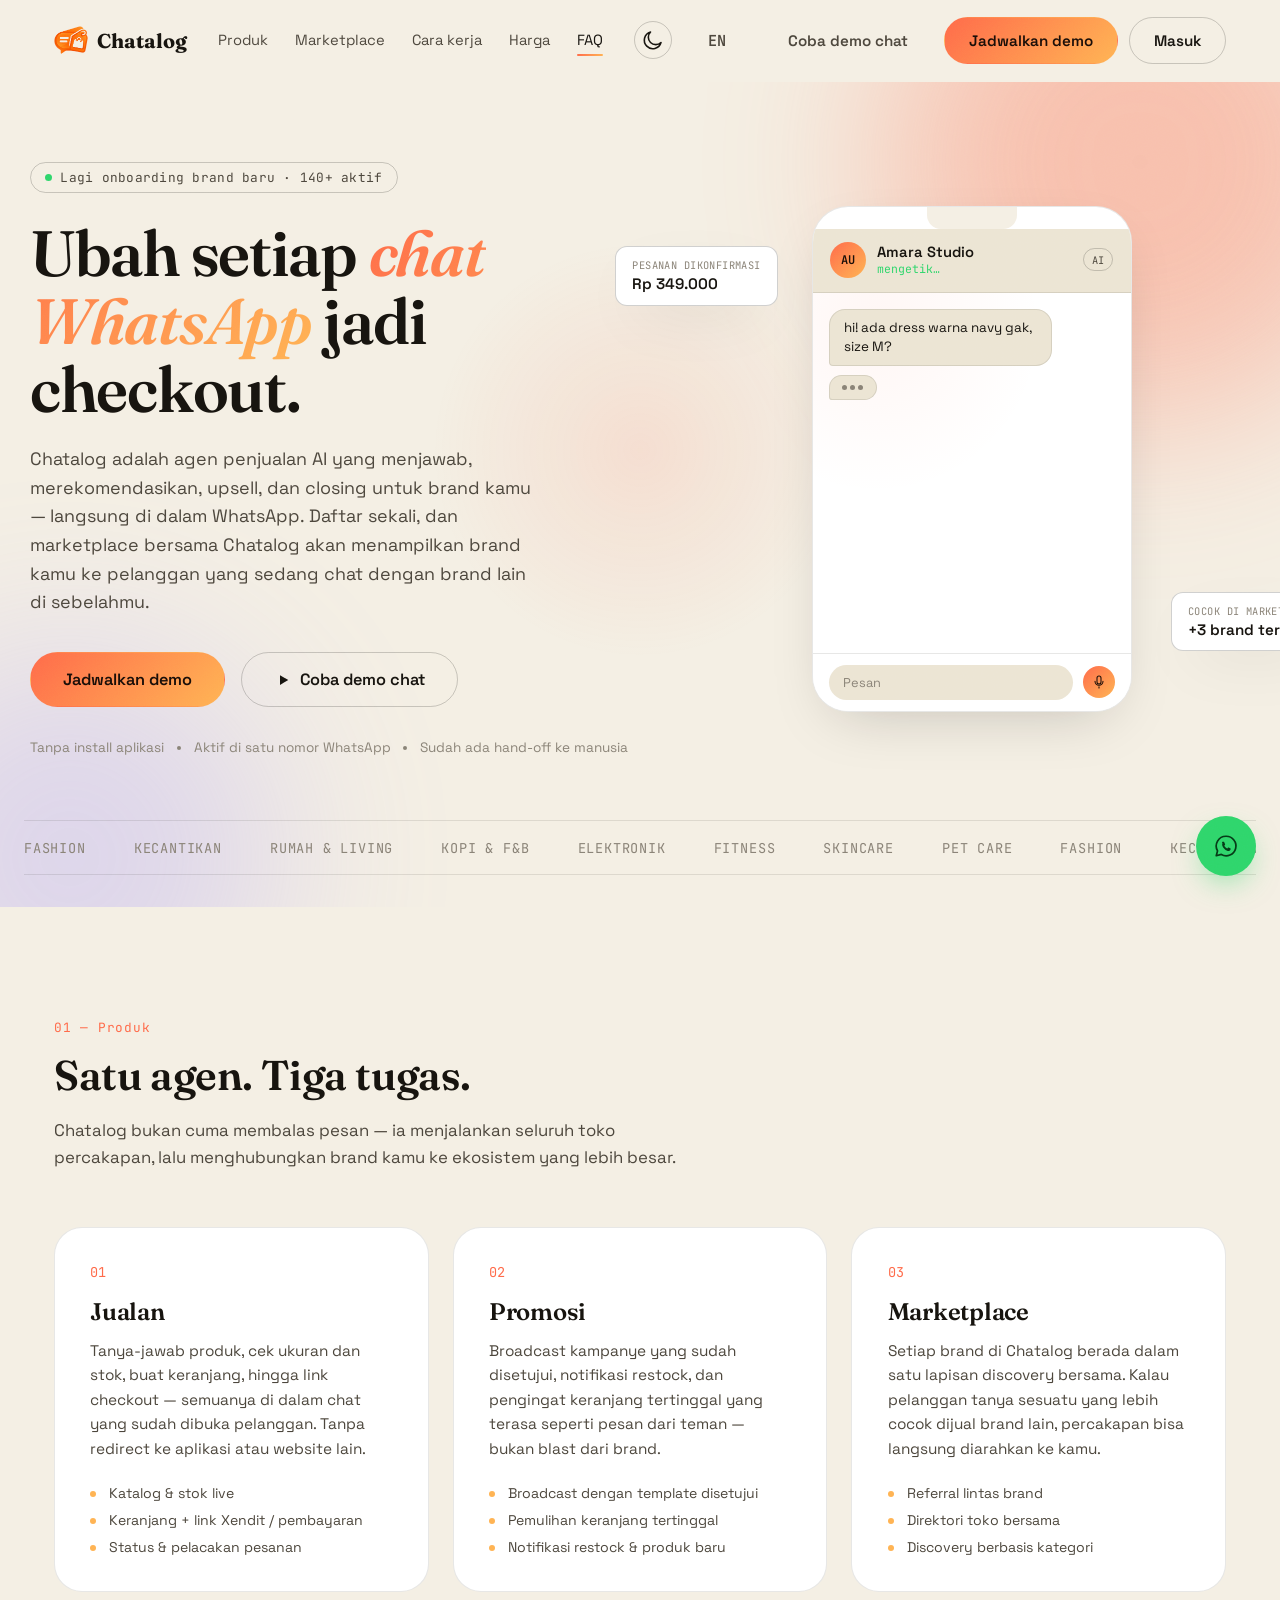
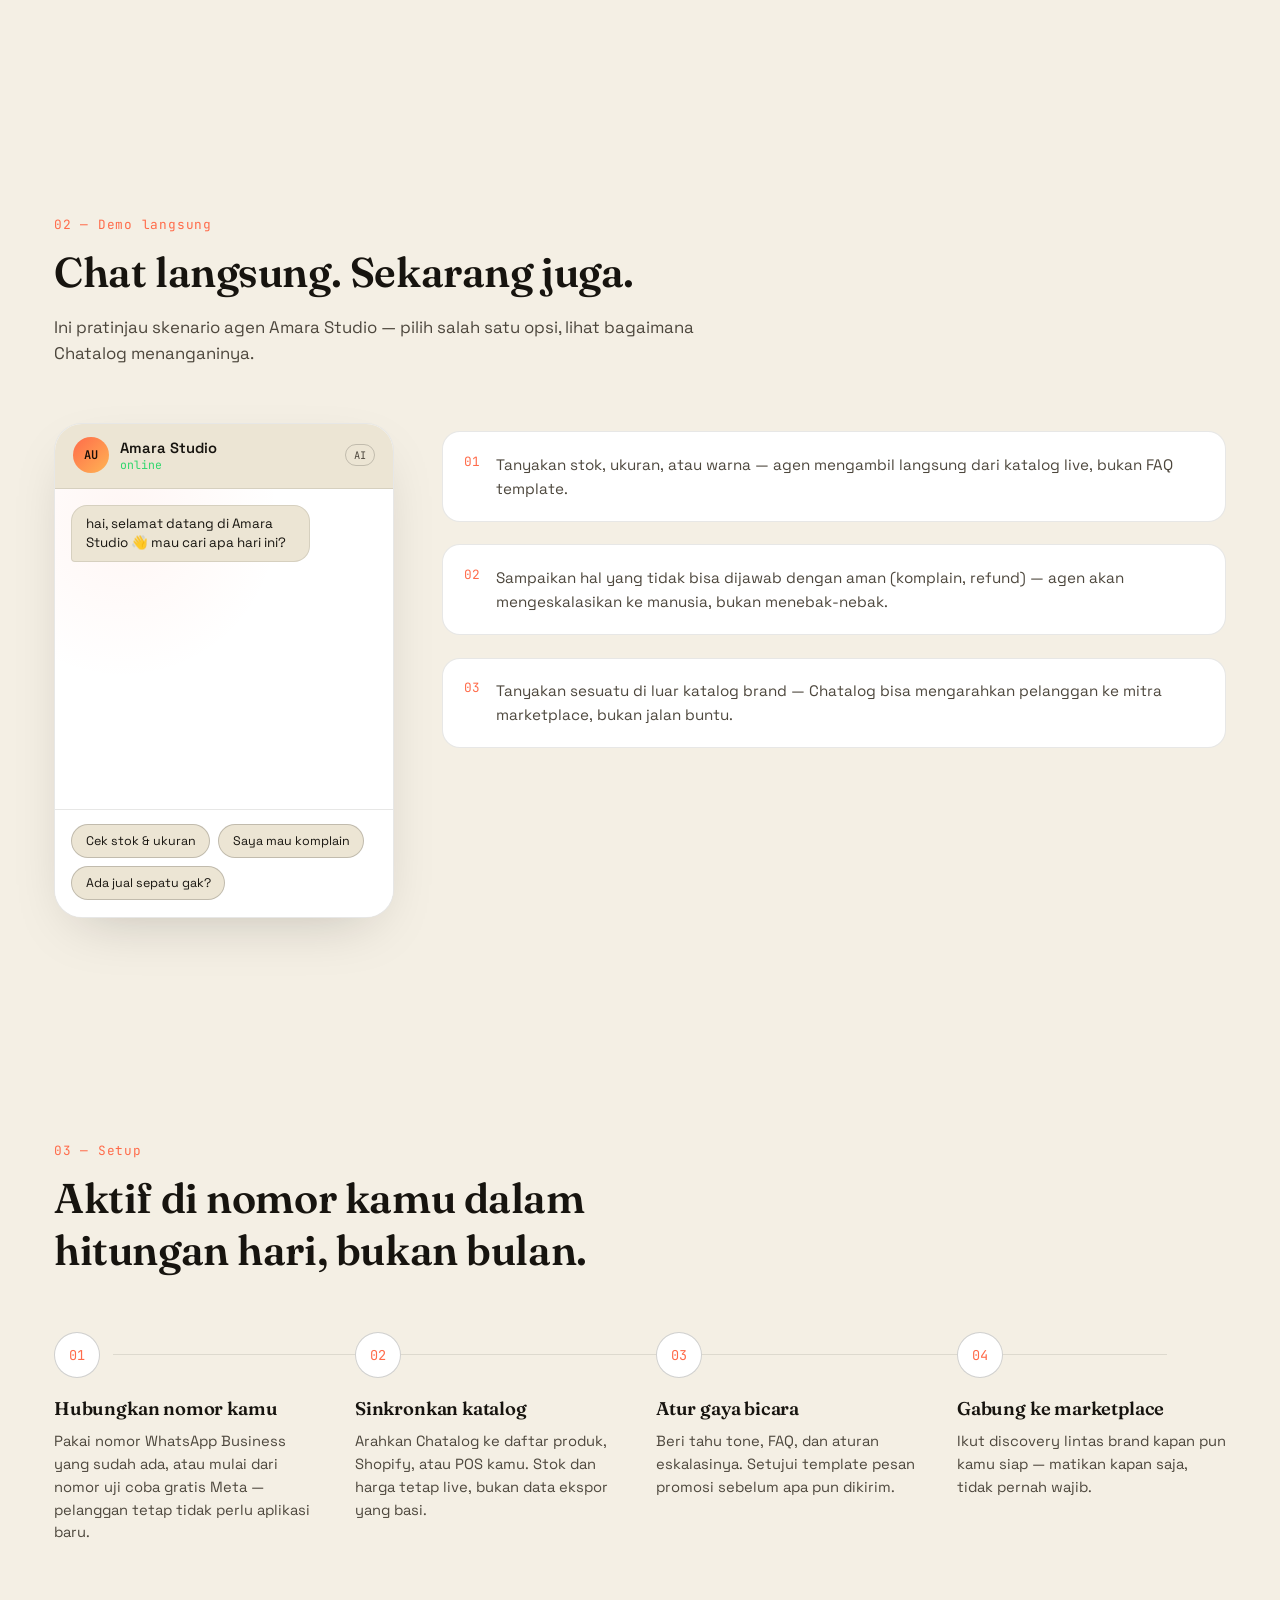
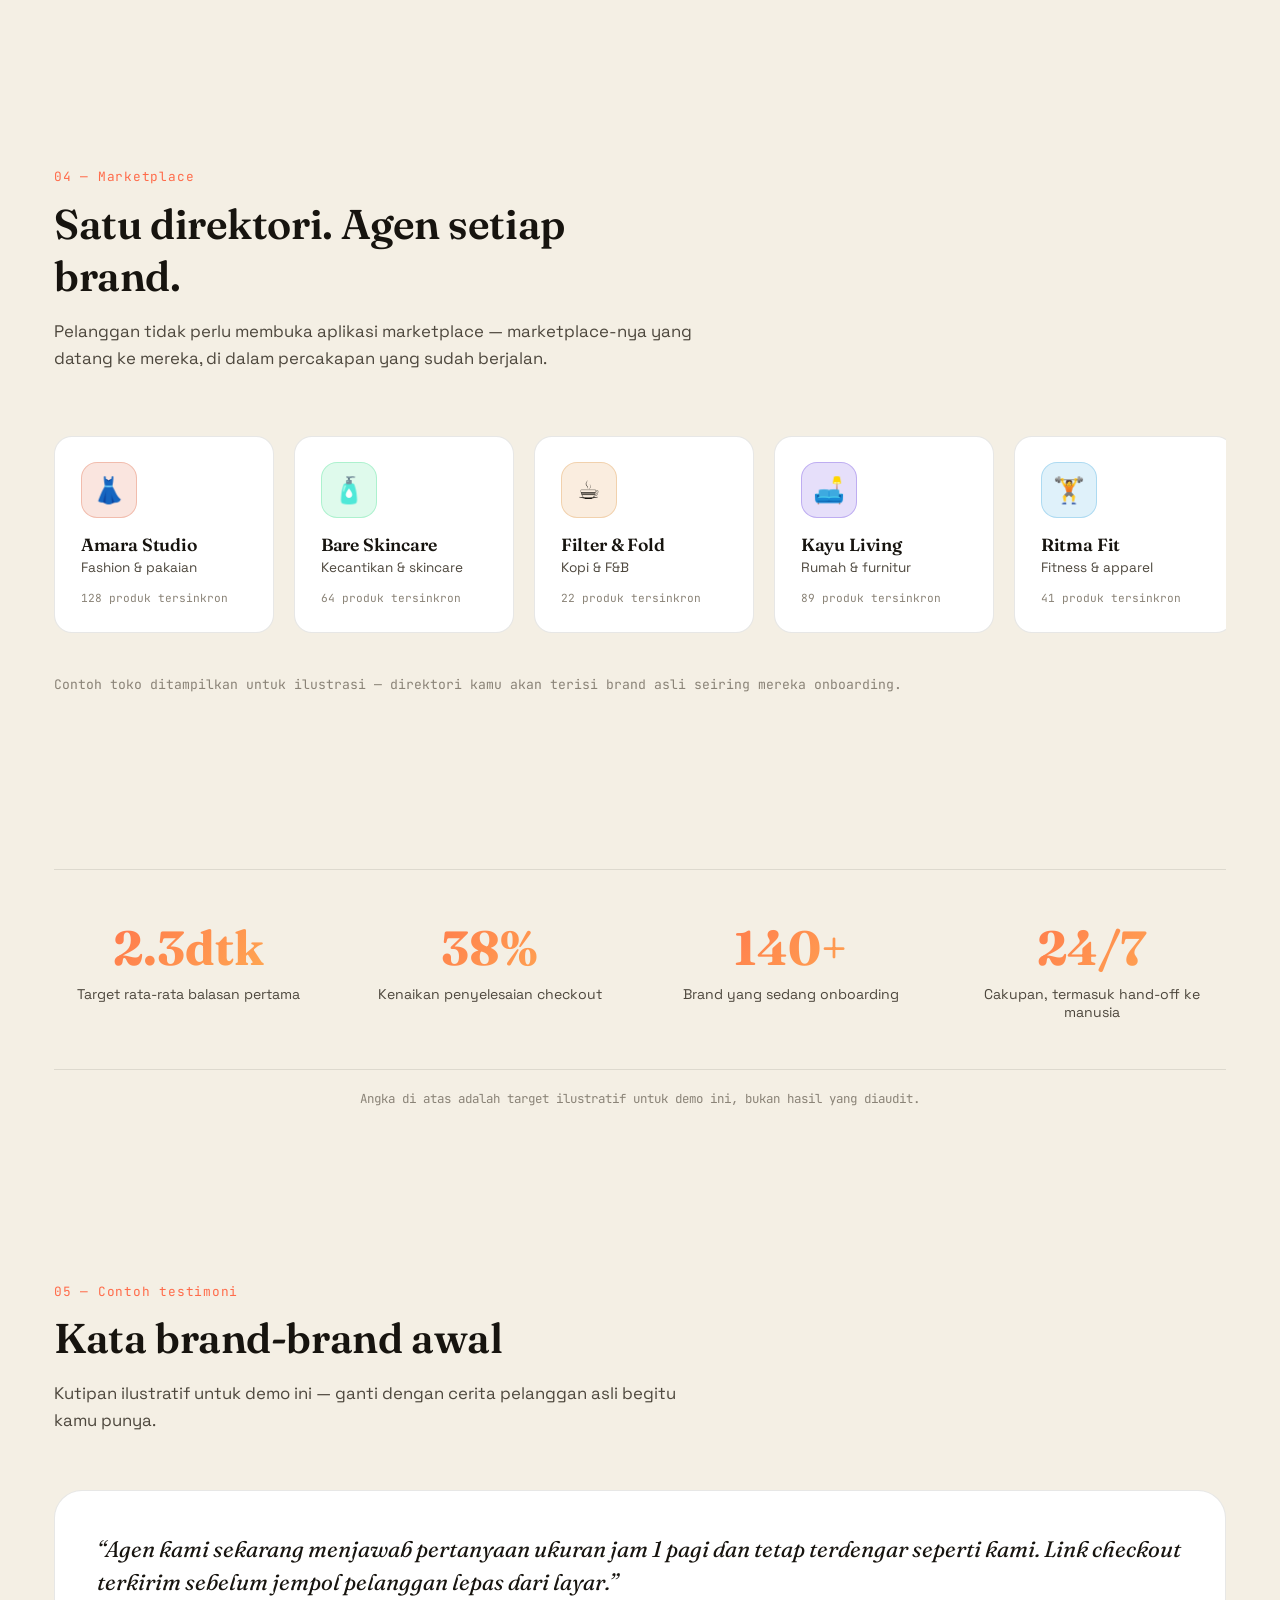
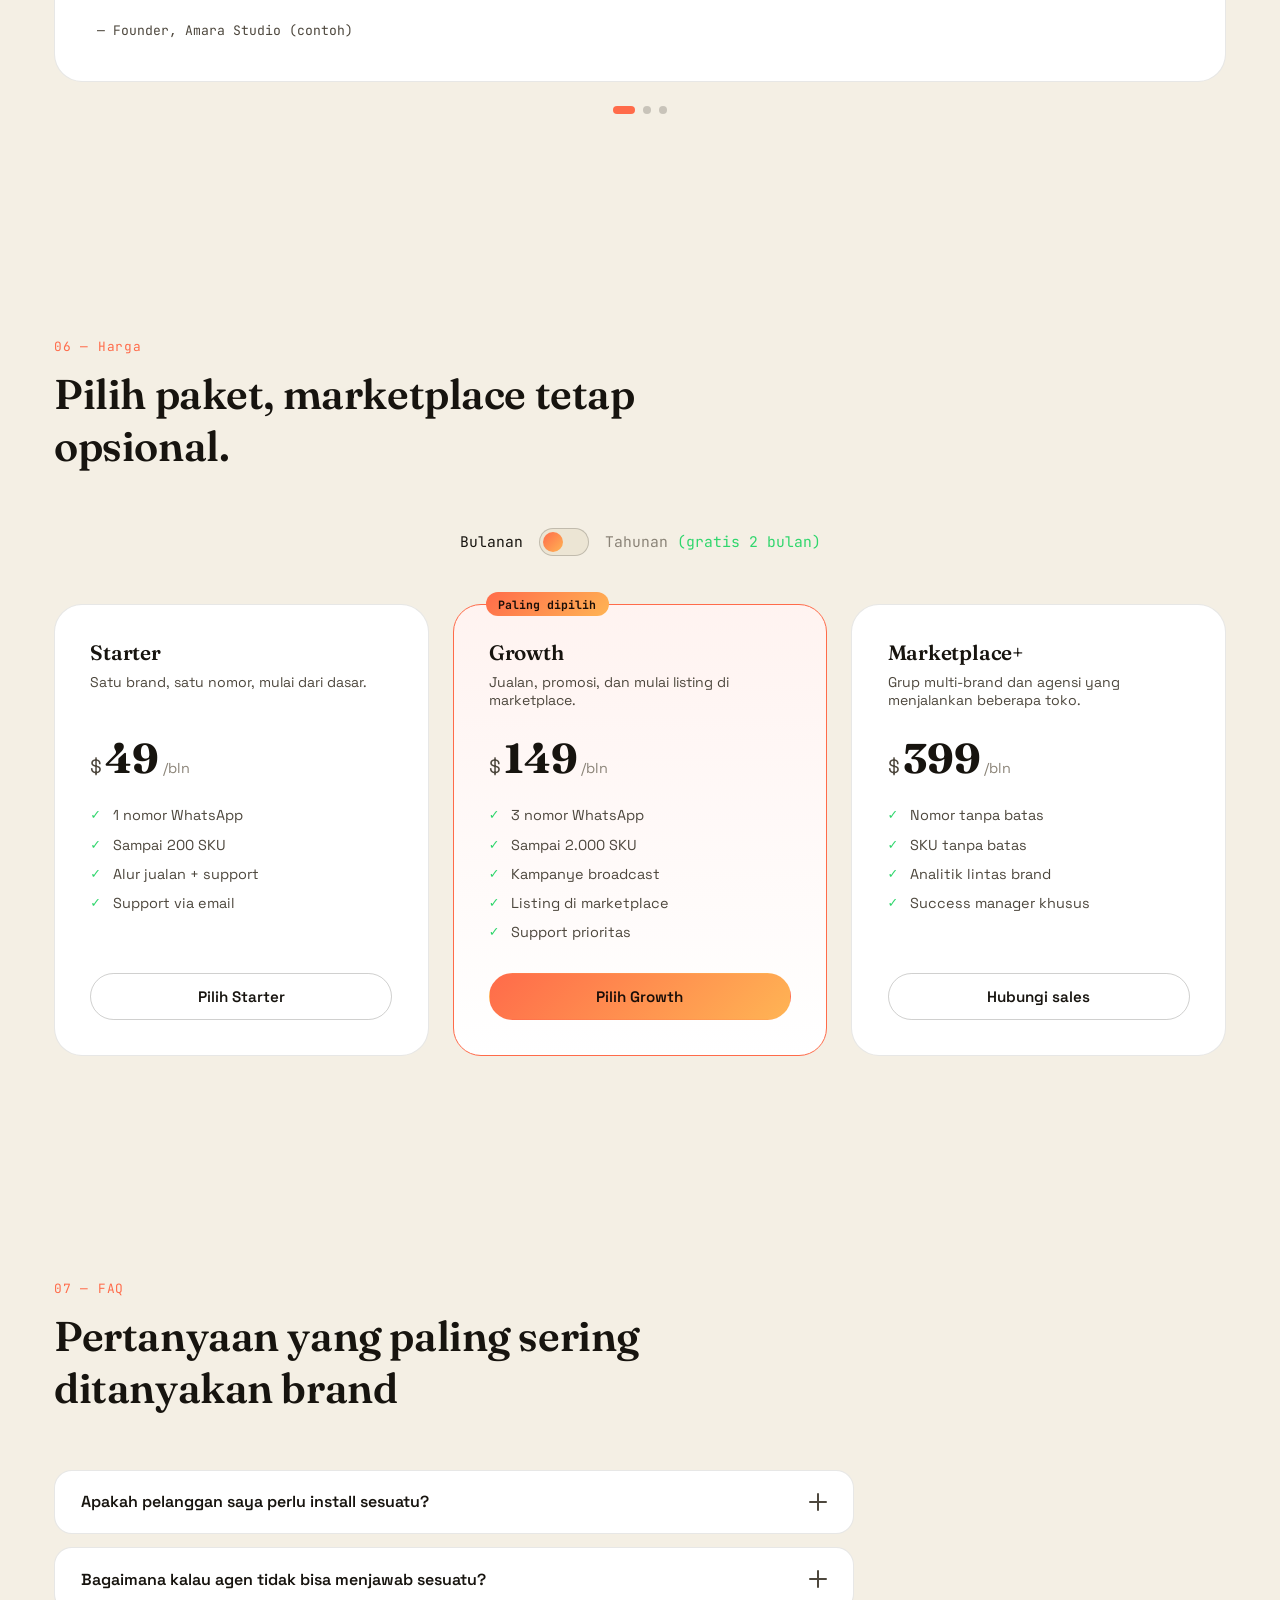
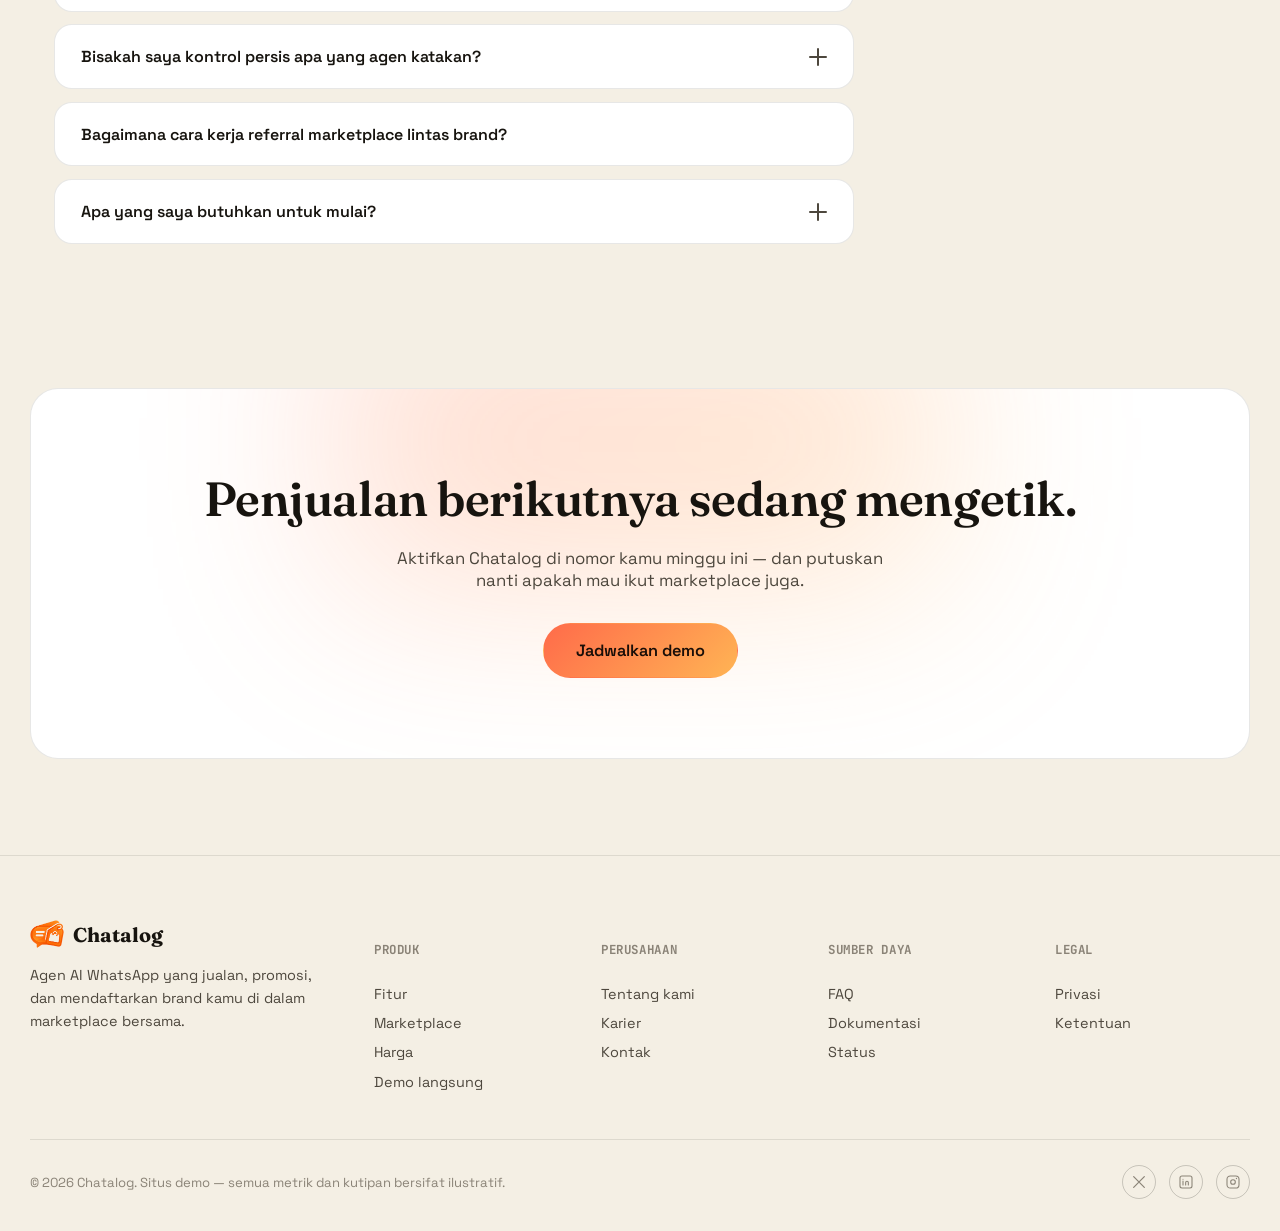
<file: index.html>
<!DOCTYPE html>
<html lang="id">
<head>
<meta charset="UTF-8">
<meta name="viewport" content="width=device-width, initial-scale=1.0">
<title>Chatalog — Agen AI WhatsApp yang jualan untuk brand kamu</title>
<meta name="description" content="Chatalog adalah agen AI WhatsApp yang jualan, promosi, dan mendaftarkan brand kamu di dalam marketplace bersama — jadi pelanggan menemukan kamu dari setiap percakapan, bukan cuma dari akun kamu sendiri.">
<link rel="preconnect" href="https://fonts.googleapis.com">
<link rel="preconnect" href="https://fonts.gstatic.com" crossorigin>
<link href="https://fonts.googleapis.com/css2?family=Fraunces:ital,opsz,wght@0,9..144,300;0,9..144,500;0,9..144,600;0,9..144,700;1,9..144,400;1,9..144,500&family=Space+Grotesk:wght@400;500;600;700&family=JetBrains+Mono:wght@400;500;600&display=swap" rel="stylesheet">
<link rel="stylesheet" href="styles.css">
<link rel="icon" type="image/png" href="assets/chatalog-icon.png">
</head>
<body>

<div class="grain"></div>
<div class="cursor-glow" id="cursorGlow"></div>

<!-- NAV -->
<header class="nav" id="nav">
  <div class="nav-inner">
    <a href="#top" class="brand">
      <img src="assets/chatalog-icon.png" alt="" class="brand-mark-img">
      <span class="brand-name">Chatalog</span>
    </a>
    <nav class="nav-links" id="navLinks">
      <a href="#product" data-nav>Produk</a>
      <a href="#marketplace" data-nav>Marketplace</a>
      <a href="#how" data-nav>Cara kerja</a>
      <a href="#pricing" data-nav>Harga</a>
      <a href="#faq" data-nav>FAQ</a>
    </nav>
    <div class="nav-actions">
      <button class="theme-toggle" id="themeToggle" aria-label="Ganti tema" title="Ganti tema">
        <svg class="icon-sun" viewBox="0 0 24 24" fill="none"><circle cx="12" cy="12" r="4.2" stroke="currentColor" stroke-width="1.6"/><path d="M12 2.5v2.2M12 19.3v2.2M21.5 12h-2.2M4.7 12H2.5M18.4 5.6l-1.55 1.55M7.15 16.85 5.6 18.4M18.4 18.4l-1.55-1.55M7.15 7.15 5.6 5.6" stroke="currentColor" stroke-width="1.6" stroke-linecap="round"/></svg>
        <svg class="icon-moon" viewBox="0 0 24 24" fill="none"><path d="M20 14.5A8.5 8.5 0 1 1 9.5 4a7 7 0 0 0 10.5 10.5Z" stroke="currentColor" stroke-width="1.6" stroke-linejoin="round"/></svg>
      </button>
      <a href="en/index.html" class="btn btn-ghost" style="font-family:var(--font-mono);">EN</a>
      <a href="#demo" class="btn btn-ghost">Coba demo chat</a>
      <a href="#pricing" class="btn btn-solid">Jadwalkan demo</a>
      <a href="https://app.chatalog.id/login" class="btn btn-outline">Masuk</a>
    </div>
    <button class="hamburger" id="hamburger" aria-label="Buka menu">
      <span></span><span></span><span></span>
    </button>
  </div>
</header>

<div class="mobile-menu" id="mobileMenu">
  <a href="#product" data-nav>Produk</a>
  <a href="#marketplace" data-nav>Marketplace</a>
  <a href="#how" data-nav>Cara kerja</a>
  <a href="#pricing" data-nav>Harga</a>
  <a href="#faq" data-nav>FAQ</a>
  <a href="en/index.html" class="btn btn-outline" style="margin-top:1rem;font-family:var(--font-mono);">English version</a>
  <a href="#pricing" class="btn btn-solid" style="margin-top:.6rem;">Jadwalkan demo</a>
  <a href="https://app.chatalog.id/login" class="btn btn-outline" style="margin-top:.6rem;">Masuk</a>
</div>

<main id="top">

  <!-- HERO -->
  <section class="hero">
    <div class="hero-blob blob-a"></div>
    <div class="hero-blob blob-b"></div>
    <div class="hero-inner">
      <div class="hero-copy">
        <p class="eyebrow"><span class="dot-pulse"></span>Lagi onboarding brand baru · 140+ aktif</p>
        <h1>Ubah setiap <em>chat WhatsApp</em> jadi checkout.</h1>
        <p class="hero-sub">Chatalog adalah agen penjualan AI yang menjawab, merekomendasikan, upsell, dan closing untuk brand kamu — langsung di dalam WhatsApp. Daftar sekali, dan marketplace bersama Chatalog akan menampilkan brand kamu ke pelanggan yang sedang chat dengan brand lain di sebelahmu.</p>
        <div class="hero-cta">
          <a href="#pricing" class="btn btn-solid btn-lg">Jadwalkan demo</a>
          <a href="#demo" class="btn btn-outline btn-lg">
            <svg width="18" height="18" viewBox="0 0 24 24" fill="none"><path d="M8 5.5v13l11-6.5-11-6.5Z" fill="currentColor"/></svg>
            Coba demo chat
          </a>
        </div>
        <div class="hero-trust">
          <span>Tanpa install aplikasi</span><i></i><span>Aktif di satu nomor WhatsApp</span><i></i><span>Sudah ada hand-off ke manusia</span>
        </div>
      </div>

      <div class="hero-visual">
        <div class="phone">
          <div class="phone-notch"></div>
          <div class="phone-head">
            <div class="phone-avatar">AU</div>
            <div>
              <div class="phone-name">Amara Studio</div>
              <div class="phone-status" id="phoneStatus">mengetik…</div>
            </div>
            <div class="phone-badge">AI</div>
          </div>
          <div class="phone-body" id="phoneBody"></div>
          <div class="phone-input">
            <span>Pesan</span>
            <div class="mic"><svg width="16" height="16" viewBox="0 0 24 24" fill="none"><path d="M12 15a3 3 0 0 0 3-3V6a3 3 0 1 0-6 0v6a3 3 0 0 0 3 3Z" stroke="currentColor" stroke-width="1.6"/><path d="M6 11a6 6 0 0 0 12 0M12 19v2" stroke="currentColor" stroke-width="1.6" stroke-linecap="round"/></svg></div>
          </div>
        </div>
        <div class="float-card card-1">
          <span class="fc-label">Pesanan dikonfirmasi</span>
          <span class="fc-value">Rp 349.000</span>
        </div>
        <div class="float-card card-2">
          <span class="fc-label">Cocok di marketplace</span>
          <span class="fc-value">+3 brand terdekat</span>
        </div>
      </div>
    </div>

    <div class="marquee" aria-hidden="true">
      <div class="marquee-track">
        <span>Fashion</span><span>Kecantikan</span><span>Rumah &amp; Living</span><span>Kopi &amp; F&amp;B</span><span>Elektronik</span><span>Fitness</span><span>Skincare</span><span>Pet Care</span>
        <span>Fashion</span><span>Kecantikan</span><span>Rumah &amp; Living</span><span>Kopi &amp; F&amp;B</span><span>Elektronik</span><span>Fitness</span><span>Skincare</span><span>Pet Care</span>
      </div>
    </div>
  </section>

  <!-- PRODUCT / PILLARS -->
  <section class="section" id="product">
    <div class="section-head">
      <p class="kicker">01 — Produk</p>
      <h2>Satu agen. Tiga tugas.</h2>
      <p class="section-sub">Chatalog bukan cuma membalas pesan — ia menjalankan seluruh toko percakapan, lalu menghubungkan brand kamu ke ekosistem yang lebih besar.</p>
    </div>

    <div class="pillars">
      <article class="pillar reveal">
        <div class="pillar-num">01</div>
        <h3>Jualan</h3>
        <p>Tanya-jawab produk, cek ukuran dan stok, buat keranjang, hingga link checkout — semuanya di dalam chat yang sudah dibuka pelanggan. Tanpa redirect ke aplikasi atau website lain.</p>
        <ul class="pillar-list">
          <li>Katalog &amp; stok live</li>
          <li>Keranjang + link Xendit / pembayaran</li>
          <li>Status &amp; pelacakan pesanan</li>
        </ul>
      </article>
      <article class="pillar reveal">
        <div class="pillar-num">02</div>
        <h3>Promosi</h3>
        <p>Broadcast kampanye yang sudah disetujui, notifikasi restock, dan pengingat keranjang tertinggal yang terasa seperti pesan dari teman — bukan blast dari brand.</p>
        <ul class="pillar-list">
          <li>Broadcast dengan template disetujui</li>
          <li>Pemulihan keranjang tertinggal</li>
          <li>Notifikasi restock &amp; produk baru</li>
        </ul>
      </article>
      <article class="pillar reveal">
        <div class="pillar-num">03</div>
        <h3>Marketplace</h3>
        <p>Setiap brand di Chatalog berada dalam satu lapisan discovery bersama. Kalau pelanggan tanya sesuatu yang lebih cocok dijual brand lain, percakapan bisa langsung diarahkan ke kamu.</p>
        <ul class="pillar-list">
          <li>Referral lintas brand</li>
          <li>Direktori toko bersama</li>
          <li>Discovery berbasis kategori</li>
        </ul>
      </article>
    </div>
  </section>

  <!-- INTERACTIVE DEMO -->
  <section class="section section-demo" id="demo">
    <div class="section-head">
      <p class="kicker">02 — Demo langsung</p>
      <h2>Chat langsung. Sekarang juga.</h2>
      <p class="section-sub">Ini pratinjau skenario agen Amara Studio — pilih salah satu opsi, lihat bagaimana Chatalog menanganinya.</p>
    </div>

    <div class="demo-wrap">
      <div class="demo-phone">
        <div class="phone-head">
          <div class="phone-avatar">AU</div>
          <div>
            <div class="phone-name">Amara Studio</div>
            <div class="phone-status" id="demoStatus">online</div>
          </div>
          <div class="phone-badge">AI</div>
        </div>
        <div class="phone-body" id="demoBody"></div>
        <div class="demo-quickreplies" id="demoQuick"></div>
      </div>

      <div class="demo-notes">
        <div class="note reveal">
          <span class="note-tag">01</span>
          <p>Tanyakan stok, ukuran, atau warna — agen mengambil langsung dari katalog live, bukan FAQ template.</p>
        </div>
        <div class="note reveal">
          <span class="note-tag">02</span>
          <p>Sampaikan hal yang tidak bisa dijawab dengan aman (komplain, refund) — agen akan mengeskalasikan ke manusia, bukan menebak-nebak.</p>
        </div>
        <div class="note reveal">
          <span class="note-tag">03</span>
          <p>Tanyakan sesuatu di luar katalog brand — Chatalog bisa mengarahkan pelanggan ke mitra marketplace, bukan jalan buntu.</p>
        </div>
      </div>
    </div>
  </section>

  <!-- HOW IT WORKS -->
  <section class="section" id="how">
    <div class="section-head">
      <p class="kicker">03 — Setup</p>
      <h2>Aktif di nomor kamu dalam hitungan hari, bukan bulan.</h2>
    </div>
    <div class="timeline">
      <div class="timeline-line"></div>
      <div class="tl-step reveal">
        <div class="tl-dot">01</div>
        <h4>Hubungkan nomor kamu</h4>
        <p>Pakai nomor WhatsApp Business yang sudah ada, atau mulai dari nomor uji coba gratis Meta — pelanggan tetap tidak perlu aplikasi baru.</p>
      </div>
      <div class="tl-step reveal">
        <div class="tl-dot">02</div>
        <h4>Sinkronkan katalog</h4>
        <p>Arahkan Chatalog ke daftar produk, Shopify, atau POS kamu. Stok dan harga tetap live, bukan data ekspor yang basi.</p>
      </div>
      <div class="tl-step reveal">
        <div class="tl-dot">03</div>
        <h4>Atur gaya bicara</h4>
        <p>Beri tahu tone, FAQ, dan aturan eskalasinya. Setujui template pesan promosi sebelum apa pun dikirim.</p>
      </div>
      <div class="tl-step reveal">
        <div class="tl-dot">04</div>
        <h4>Gabung ke marketplace</h4>
        <p>Ikut discovery lintas brand kapan pun kamu siap — matikan kapan saja, tidak pernah wajib.</p>
      </div>
    </div>
  </section>

  <!-- MARKETPLACE SHOWCASE -->
  <section class="section" id="marketplace">
    <div class="section-head">
      <p class="kicker">04 — Marketplace</p>
      <h2>Satu direktori. Agen setiap brand.</h2>
      <p class="section-sub">Pelanggan tidak perlu membuka aplikasi marketplace — marketplace-nya yang datang ke mereka, di dalam percakapan yang sudah berjalan.</p>
    </div>

    <div class="mp-scroller" id="mpScroller">
      <article class="mp-card reveal" style="--hue:14;">
        <div class="mp-thumb">👗</div>
        <h4>Amara Studio</h4>
        <p>Fashion &amp; pakaian</p>
        <span class="mp-meta">128 produk tersinkron</span>
      </article>
      <article class="mp-card reveal" style="--hue:150;">
        <div class="mp-thumb">🧴</div>
        <h4>Bare Skincare</h4>
        <p>Kecantikan &amp; skincare</p>
        <span class="mp-meta">64 produk tersinkron</span>
      </article>
      <article class="mp-card reveal" style="--hue:32;">
        <div class="mp-thumb">☕</div>
        <h4>Filter &amp; Fold</h4>
        <p>Kopi &amp; F&amp;B</p>
        <span class="mp-meta">22 produk tersinkron</span>
      </article>
      <article class="mp-card reveal" style="--hue:255;">
        <div class="mp-thumb">🛋️</div>
        <h4>Kayu Living</h4>
        <p>Rumah &amp; furnitur</p>
        <span class="mp-meta">89 produk tersinkron</span>
      </article>
      <article class="mp-card reveal" style="--hue:200;">
        <div class="mp-thumb">🏋️</div>
        <h4>Ritma Fit</h4>
        <p>Fitness &amp; apparel</p>
        <span class="mp-meta">41 produk tersinkron</span>
      </article>
      <article class="mp-card reveal" style="--hue:330;">
        <div class="mp-thumb">🐾</div>
        <h4>Mochi &amp; Co</h4>
        <p>Pet care</p>
        <span class="mp-meta">37 produk tersinkron</span>
      </article>
    </div>
    <p class="mp-caption">Contoh toko ditampilkan untuk ilustrasi — direktori kamu akan terisi brand asli seiring mereka onboarding.</p>
  </section>

  <!-- STATS -->
  <section class="section stats-band">
    <div class="stats-grid">
      <div class="stat reveal">
        <span class="stat-num" data-count="2.3" data-suffix="dtk">0</span>
        <span class="stat-label">Target rata-rata balasan pertama</span>
      </div>
      <div class="stat reveal">
        <span class="stat-num" data-count="38" data-suffix="%">0</span>
        <span class="stat-label">Kenaikan penyelesaian checkout</span>
      </div>
      <div class="stat reveal">
        <span class="stat-num" data-count="140" data-suffix="+">0</span>
        <span class="stat-label">Brand yang sedang onboarding</span>
      </div>
      <div class="stat reveal">
        <span class="stat-num" data-count="24" data-suffix="/7">0</span>
        <span class="stat-label">Cakupan, termasuk hand-off ke manusia</span>
      </div>
    </div>
    <p class="stats-note">Angka di atas adalah target ilustratif untuk demo ini, bukan hasil yang diaudit.</p>
  </section>

  <!-- TESTIMONIALS -->
  <section class="section" id="testimonials">
    <div class="section-head">
      <p class="kicker">05 — Contoh testimoni</p>
      <h2>Kata brand-brand awal</h2>
      <p class="section-sub">Kutipan ilustratif untuk demo ini — ganti dengan cerita pelanggan asli begitu kamu punya.</p>
    </div>
    <div class="quote-wrap">
      <div class="quote-track" id="quoteTrack">
        <blockquote class="quote-card">
          <p>“Agen kami sekarang menjawab pertanyaan ukuran jam 1 pagi dan tetap terdengar seperti kami. Link checkout terkirim sebelum jempol pelanggan lepas dari layar.”</p>
          <footer>— Founder, Amara Studio (contoh)</footer>
        </blockquote>
        <blockquote class="quote-card">
          <p>“Dua minggu setelah gabung marketplace, kami mulai dapat pesanan referral dari chat brand home goods. Kami tidak pernah membangun funnel itu — Chatalog yang melakukannya.”</p>
          <footer>— Ops lead, Kayu Living (contoh)</footer>
        </blockquote>
        <blockquote class="quote-card">
          <p>“Aturan eskalasinya yang bikin kami yakin — bot tidak pernah berpura-pura tahu kebijakan refund yang sebenarnya tidak ia ketahui. Ia langsung hand-off, cepat.”</p>
          <footer>— CX manager, Bare Skincare (contoh)</footer>
        </blockquote>
      </div>
      <div class="quote-dots" id="quoteDots"></div>
    </div>
  </section>

  <!-- PRICING -->
  <section class="section" id="pricing">
    <div class="section-head">
      <p class="kicker">06 — Harga</p>
      <h2>Pilih paket, marketplace tetap opsional.</h2>
    </div>

    <div class="pricing-toggle">
      <span class="pt-label" data-active="true">Bulanan</span>
      <button class="pt-switch" id="ptSwitch" aria-label="Ubah ke harga tahunan"><span class="pt-knob"></span></button>
      <span class="pt-label">Tahunan <em>(gratis 2 bulan)</em></span>
    </div>

    <div class="pricing-grid">
      <div class="price-card reveal">
        <h3>Starter</h3>
        <p class="price-desc">Satu brand, satu nomor, mulai dari dasar.</p>
        <div class="price-amount"><span class="price-cur">$</span><span class="price-num" data-monthly="49" data-annual="41">49</span><span class="price-per">/bln</span></div>
        <ul class="price-features">
          <li>1 nomor WhatsApp</li>
          <li>Sampai 200 SKU</li>
          <li>Alur jualan + support</li>
          <li>Support via email</li>
        </ul>
        <a href="#" class="btn btn-outline btn-block">Pilih Starter</a>
      </div>

      <div class="price-card price-featured reveal">
        <span class="price-ribbon">Paling dipilih</span>
        <h3>Growth</h3>
        <p class="price-desc">Jualan, promosi, dan mulai listing di marketplace.</p>
        <div class="price-amount"><span class="price-cur">$</span><span class="price-num" data-monthly="149" data-annual="124">149</span><span class="price-per">/bln</span></div>
        <ul class="price-features">
          <li>3 nomor WhatsApp</li>
          <li>Sampai 2.000 SKU</li>
          <li>Kampanye broadcast</li>
          <li>Listing di marketplace</li>
          <li>Support prioritas</li>
        </ul>
        <a href="#" class="btn btn-solid btn-block">Pilih Growth</a>
      </div>

      <div class="price-card reveal">
        <h3>Marketplace+</h3>
        <p class="price-desc">Grup multi-brand dan agensi yang menjalankan beberapa toko.</p>
        <div class="price-amount"><span class="price-cur">$</span><span class="price-num" data-monthly="399" data-annual="333">399</span><span class="price-per">/bln</span></div>
        <ul class="price-features">
          <li>Nomor tanpa batas</li>
          <li>SKU tanpa batas</li>
          <li>Analitik lintas brand</li>
          <li>Success manager khusus</li>
        </ul>
        <a href="#" class="btn btn-outline btn-block">Hubungi sales</a>
      </div>
    </div>
  </section>

  <!-- FAQ -->
  <section class="section" id="faq">
    <div class="section-head">
      <p class="kicker">07 — FAQ</p>
      <h2>Pertanyaan yang paling sering ditanyakan brand</h2>
    </div>
    <div class="faq-list">
      <div class="faq-item reveal">
        <button class="faq-q">Apakah pelanggan saya perlu install sesuatu?<span class="faq-plus"></span></button>
        <div class="faq-a"><p>Tidak. Chatalog berjalan di nomor WhatsApp Business yang sudah biasa dihubungi pelanggan kamu. Tidak ada aplikasi terpisah, portal web, atau akun baru yang perlu dibuat.</p></div>
      </div>
      <div class="faq-item reveal">
        <button class="faq-q">Bagaimana kalau agen tidak bisa menjawab sesuatu?<span class="faq-plus"></span></button>
        <div class="faq-a"><p>Ia akan mengeskalasikan ke manusia di tim kamu daripada menebak — permintaan refund, komplain, dan hal di luar ambang keyakinannya akan di-hand-off lengkap dengan konteks chat.</p></div>
      </div>
      <div class="faq-item reveal">
        <button class="faq-q">Bisakah saya kontrol persis apa yang agen katakan?<span class="faq-plus"></span></button>
        <div class="faq-a"><p>Bisa — kamu atur tone, jawaban FAQ, aturan eskalasi, dan menyetujui setiap template broadcast sebelum dikirim.</p></div>
      </div>
      <div class="faq-item reveal">
        <button class="faq-q">Bagaimana cara kerja referral marketplace lintas brand?</button>
        <div class="faq-a"><p>Sifatnya opsional. Saat pelanggan menanyakan sesuatu di luar katalogmu, agen bisa merekomendasikan mitra marketplace yang relevan alih-alih jalan buntu — dan hal yang sama berlaku sebaliknya untukmu.</p></div>
      </div>
      <div class="faq-item reveal">
        <button class="faq-q">Apa yang saya butuhkan untuk mulai?<span class="faq-plus"></span></button>
        <div class="faq-a"><p>Nomor WhatsApp Business (atau nomor uji coba gratis dari Meta), dan katalog produk — spreadsheet saja sudah cukup untuk memulai.</p></div>
      </div>
    </div>
  </section>

  <!-- CTA BANNER -->
  <section class="cta-banner">
    <div class="cta-blob"></div>
    <h2>Penjualan berikutnya sedang mengetik.</h2>
    <p>Aktifkan Chatalog di nomor kamu minggu ini — dan putuskan nanti apakah mau ikut marketplace juga.</p>
    <a href="#pricing" class="btn btn-solid btn-lg">Jadwalkan demo</a>
  </section>

</main>

<!-- FOOTER -->
<footer class="footer">
  <div class="footer-top">
    <div class="footer-brand">
      <a href="#top" class="brand"><img src="assets/chatalog-icon.png" alt="" class="brand-mark-img"><span class="brand-name">Chatalog</span></a>
      <p>Agen AI WhatsApp yang jualan, promosi, dan mendaftarkan brand kamu di dalam marketplace bersama.</p>
    </div>
    <div class="footer-col">
      <h5>Produk</h5>
      <a href="#product">Fitur</a>
      <a href="#marketplace">Marketplace</a>
      <a href="#pricing">Harga</a>
      <a href="#demo">Demo langsung</a>
    </div>
    <div class="footer-col">
      <h5>Perusahaan</h5>
      <a href="#">Tentang kami</a>
      <a href="#">Karier</a>
      <a href="#">Kontak</a>
    </div>
    <div class="footer-col">
      <h5>Sumber daya</h5>
      <a href="#faq">FAQ</a>
      <a href="#">Dokumentasi</a>
      <a href="#">Status</a>
    </div>
    <div class="footer-col">
      <h5>Legal</h5>
      <a href="#">Privasi</a>
      <a href="#">Ketentuan</a>
    </div>
  </div>
  <div class="footer-bottom">
    <span>© 2026 Chatalog. Situs demo — semua metrik dan kutipan bersifat ilustratif.</span>
    <div class="footer-socials">
      <a href="#" aria-label="X"><svg width="16" height="16" viewBox="0 0 24 24" fill="currentColor"><path d="M4 4l16 16M20 4 4 20" stroke="currentColor" stroke-width="1.8" stroke-linecap="round"/></svg></a>
      <a href="#" aria-label="LinkedIn"><svg width="16" height="16" viewBox="0 0 24 24" fill="none"><rect x="3" y="3" width="18" height="18" rx="3" stroke="currentColor" stroke-width="1.6"/><path d="M7.5 10.5v6M7.5 7.8v.01M11.5 16.5v-3.6c0-1.2.9-2 2-2s2 .8 2 2v3.6" stroke="currentColor" stroke-width="1.6" stroke-linecap="round"/></svg></a>
      <a href="#" aria-label="Instagram"><svg width="16" height="16" viewBox="0 0 24 24" fill="none"><rect x="3" y="3" width="18" height="18" rx="5" stroke="currentColor" stroke-width="1.6"/><circle cx="12" cy="12" r="3.5" stroke="currentColor" stroke-width="1.6"/><circle cx="17.2" cy="6.8" r="1" fill="currentColor"/></svg></a>
    </div>
  </div>
</footer>

<!-- FLOATING WA WIDGET -->
<button class="wa-fab" id="waFab" aria-label="Buka chat">
  <svg width="26" height="26" viewBox="0 0 24 24" fill="none"><path d="M12 3a9 9 0 0 0-7.8 13.5L3 21l4.7-1.2A9 9 0 1 0 12 3Z" stroke="currentColor" stroke-width="1.6" stroke-linejoin="round"/><path d="M8.3 8.7c.2-.6.6-.6.9-.6h.6c.2 0 .4 0 .6.5s.6 1.6.7 1.7c.1.1.1.3 0 .5s-.2.3-.4.5-.3.4-.1.7c.2.4 1 1.5 2.1 2.1.3.2.5.1.7-.1l.4-.5c.2-.2.4-.2.6-.1l1.5.7c.2.1.4.2.4.4 0 .5-.2 1.4-1 1.8-.7.4-1.4.4-2.3 0-1.9-.7-3.6-2.4-4.3-4.3-.4-.9-.4-1.6 0-2.3Z" fill="currentColor"/></svg>
</button>
<div class="wa-panel" id="waPanel">
  <div class="wa-panel-head">
    <div class="phone-avatar">C</div>
    <div>
      <div class="phone-name">Chatalog</div>
      <div class="phone-status">Tanyakan apa saja</div>
    </div>
    <button class="wa-close" id="waClose" aria-label="Tutup">&times;</button>
  </div>
  <div class="wa-panel-body" id="waBody"></div>
  <form class="wa-panel-input" id="waForm">
    <input type="text" id="waInput" placeholder="Ketik pesan…" autocomplete="off">
    <button type="submit" aria-label="Kirim">
      <svg width="18" height="18" viewBox="0 0 24 24" fill="none"><path d="m4 12 16-8-6 16-3-6-7-2Z" fill="currentColor"/></svg>
    </button>
  </form>
</div>

<script src="script.js"></script>
</body>
</html>
</file>
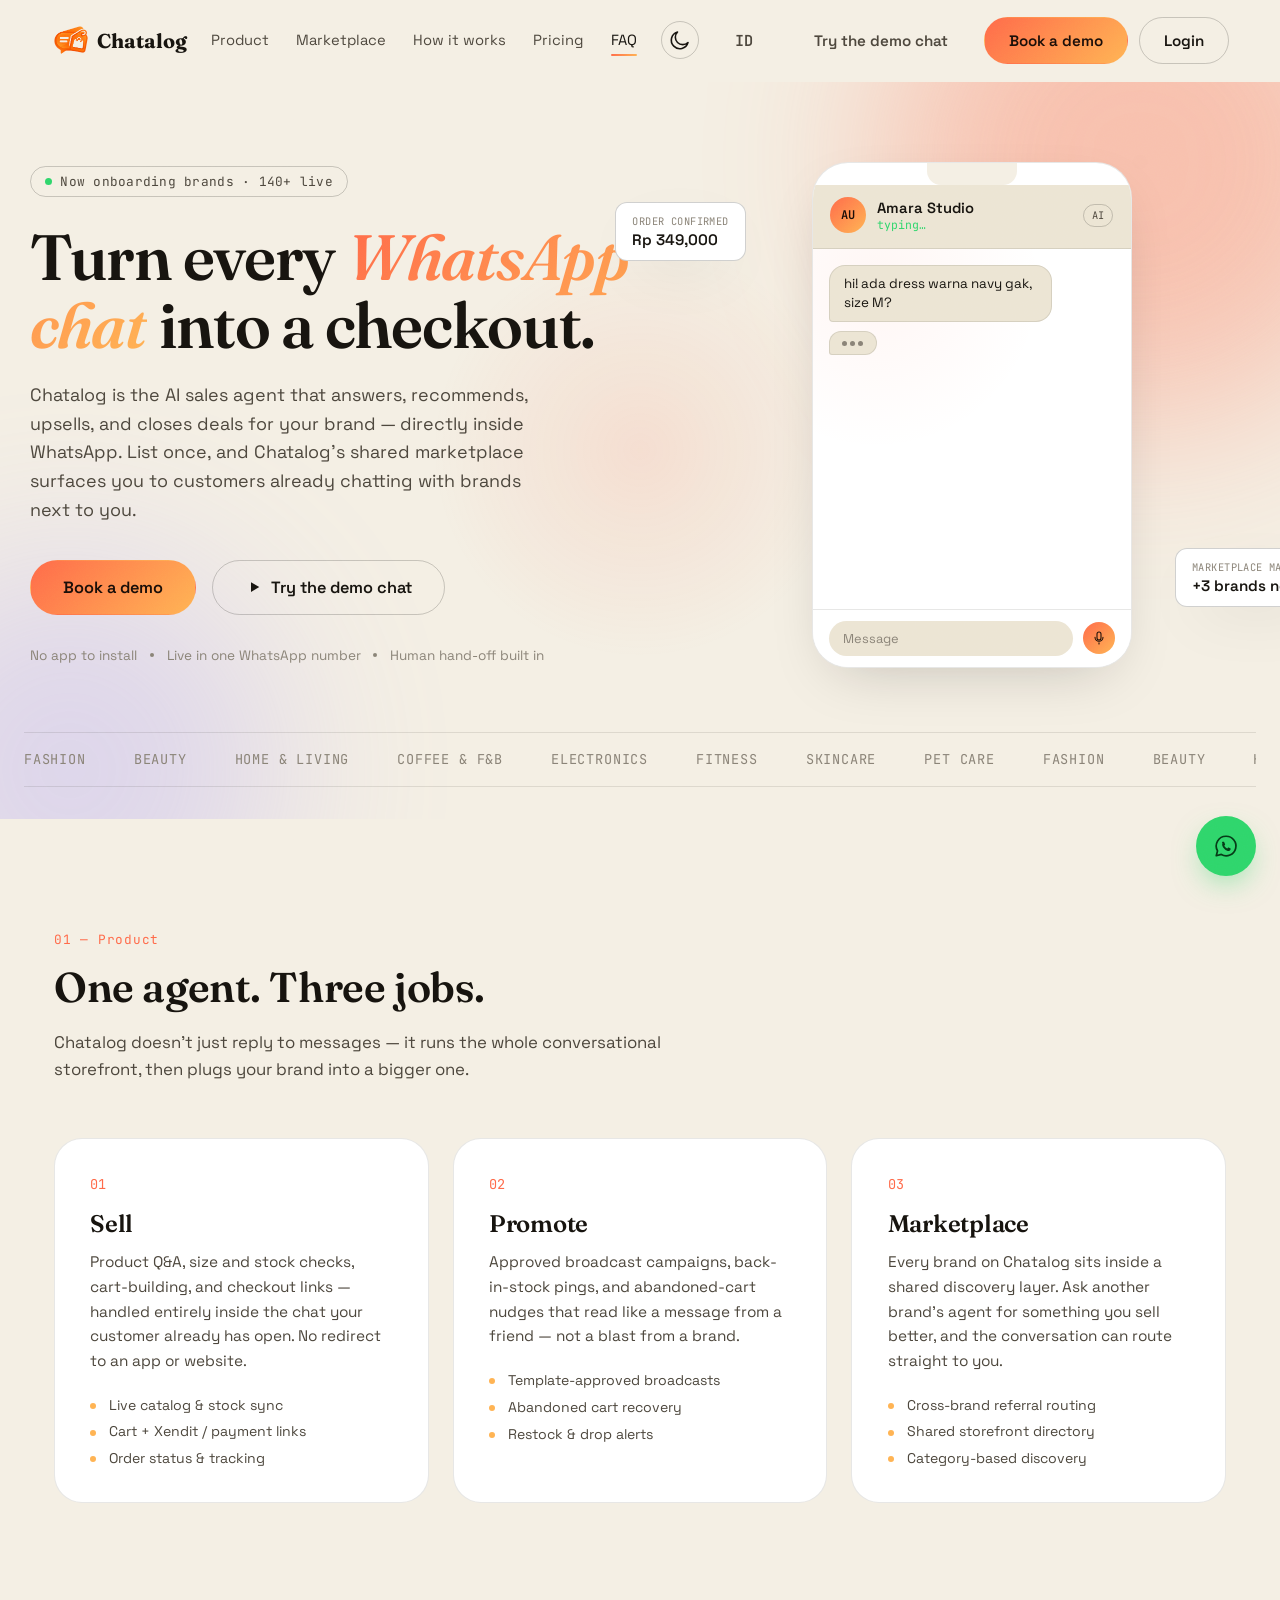
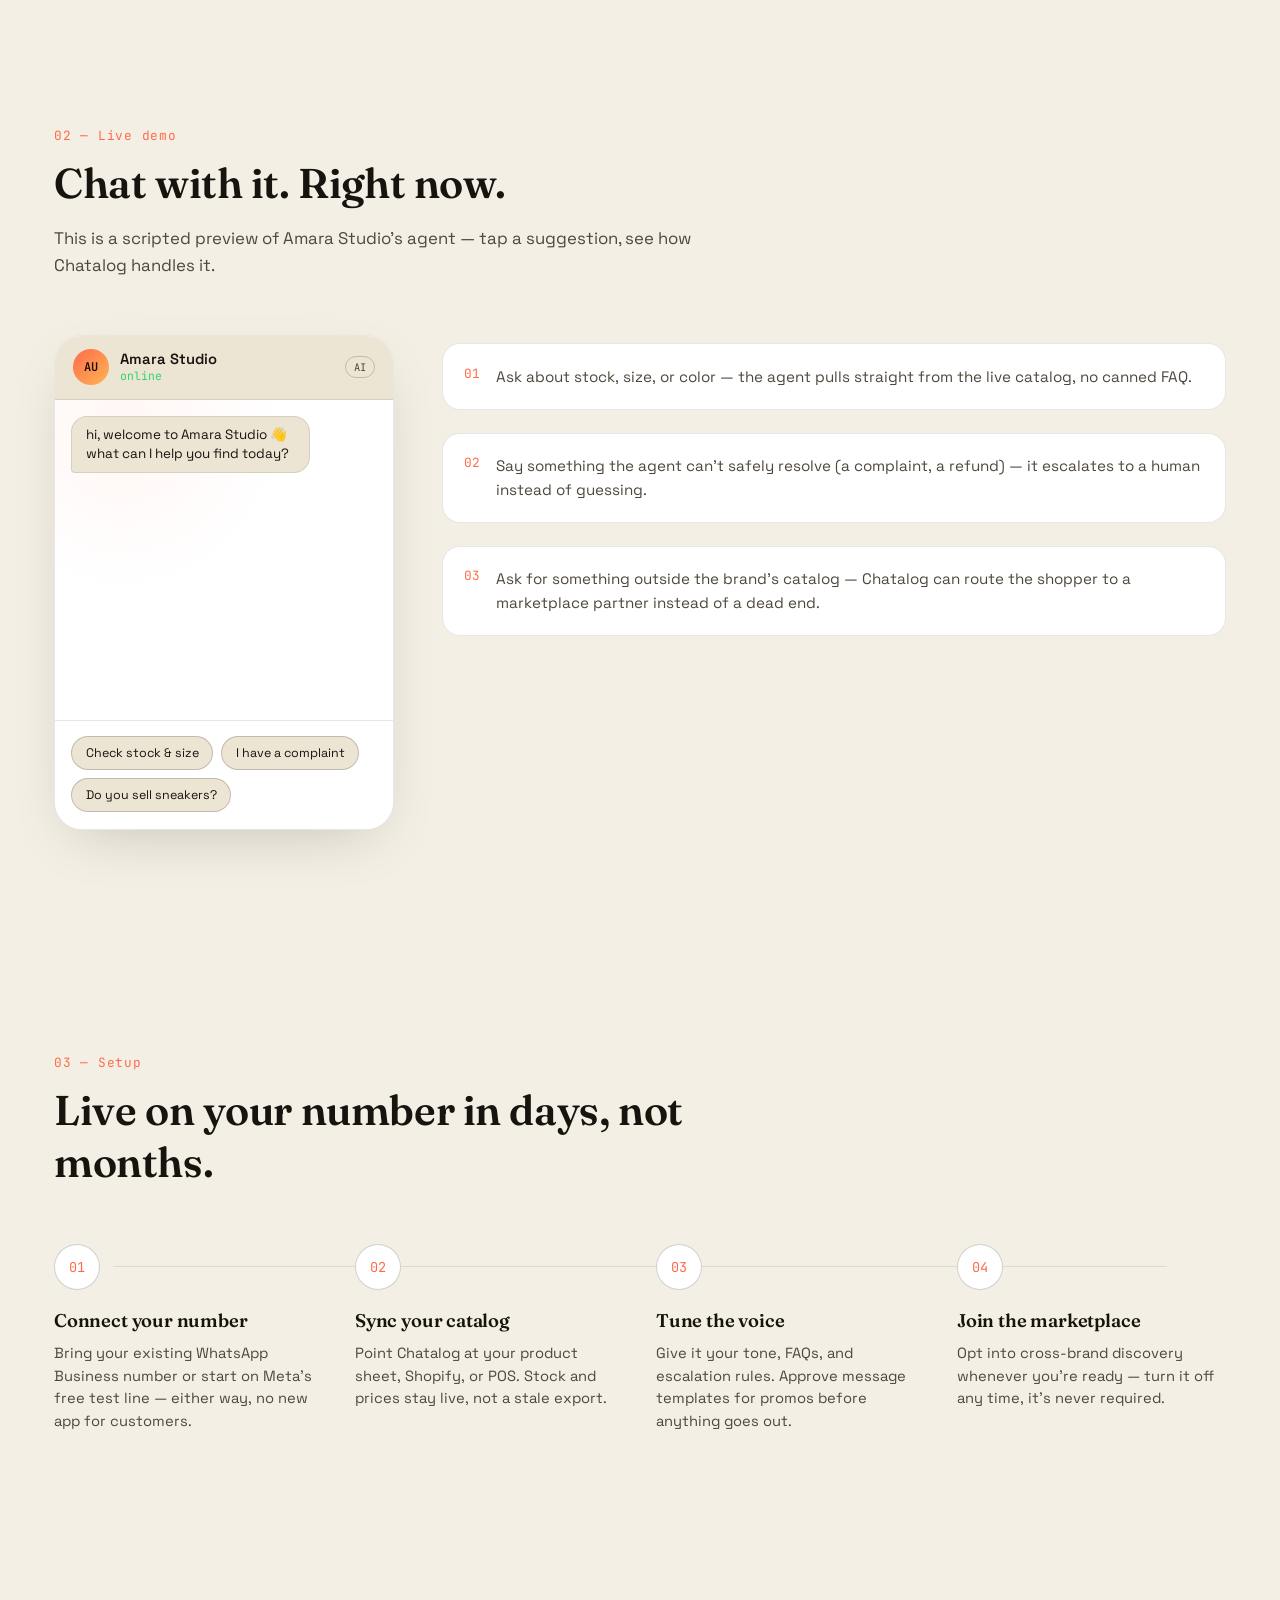
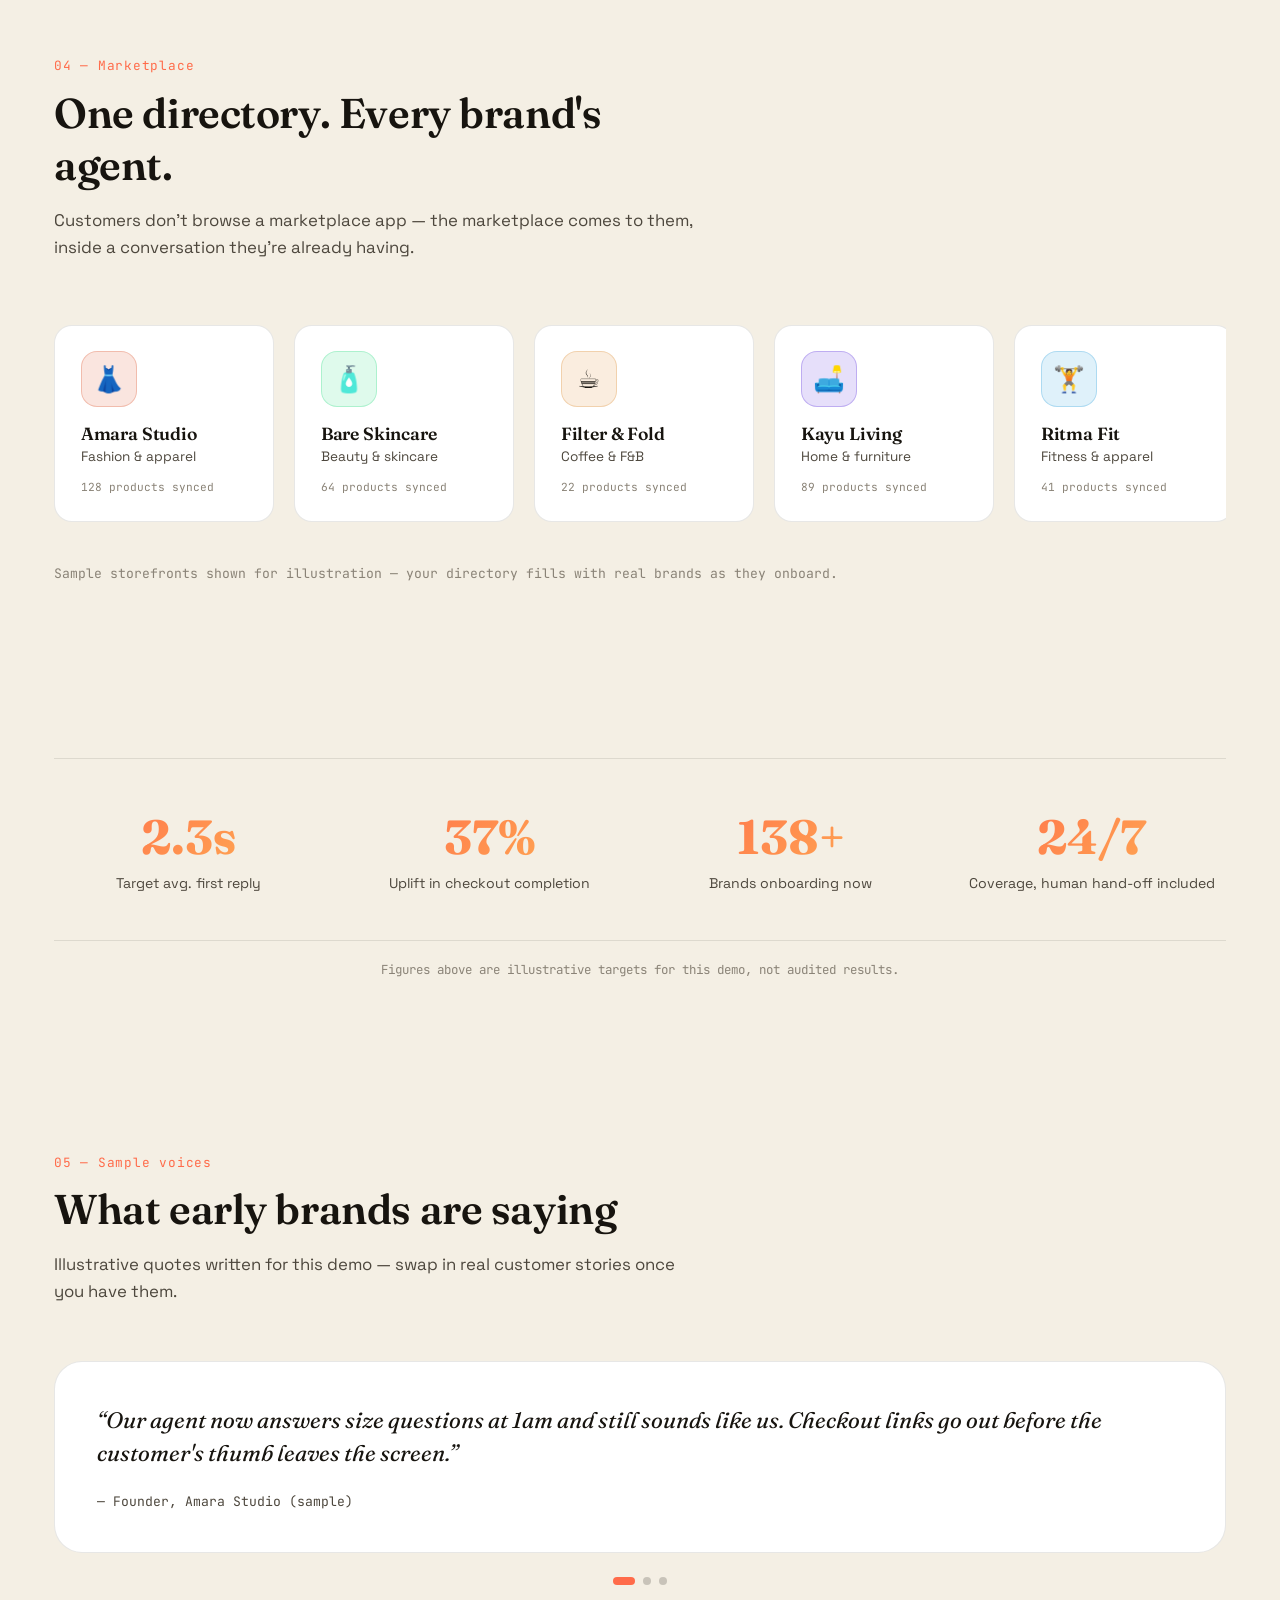
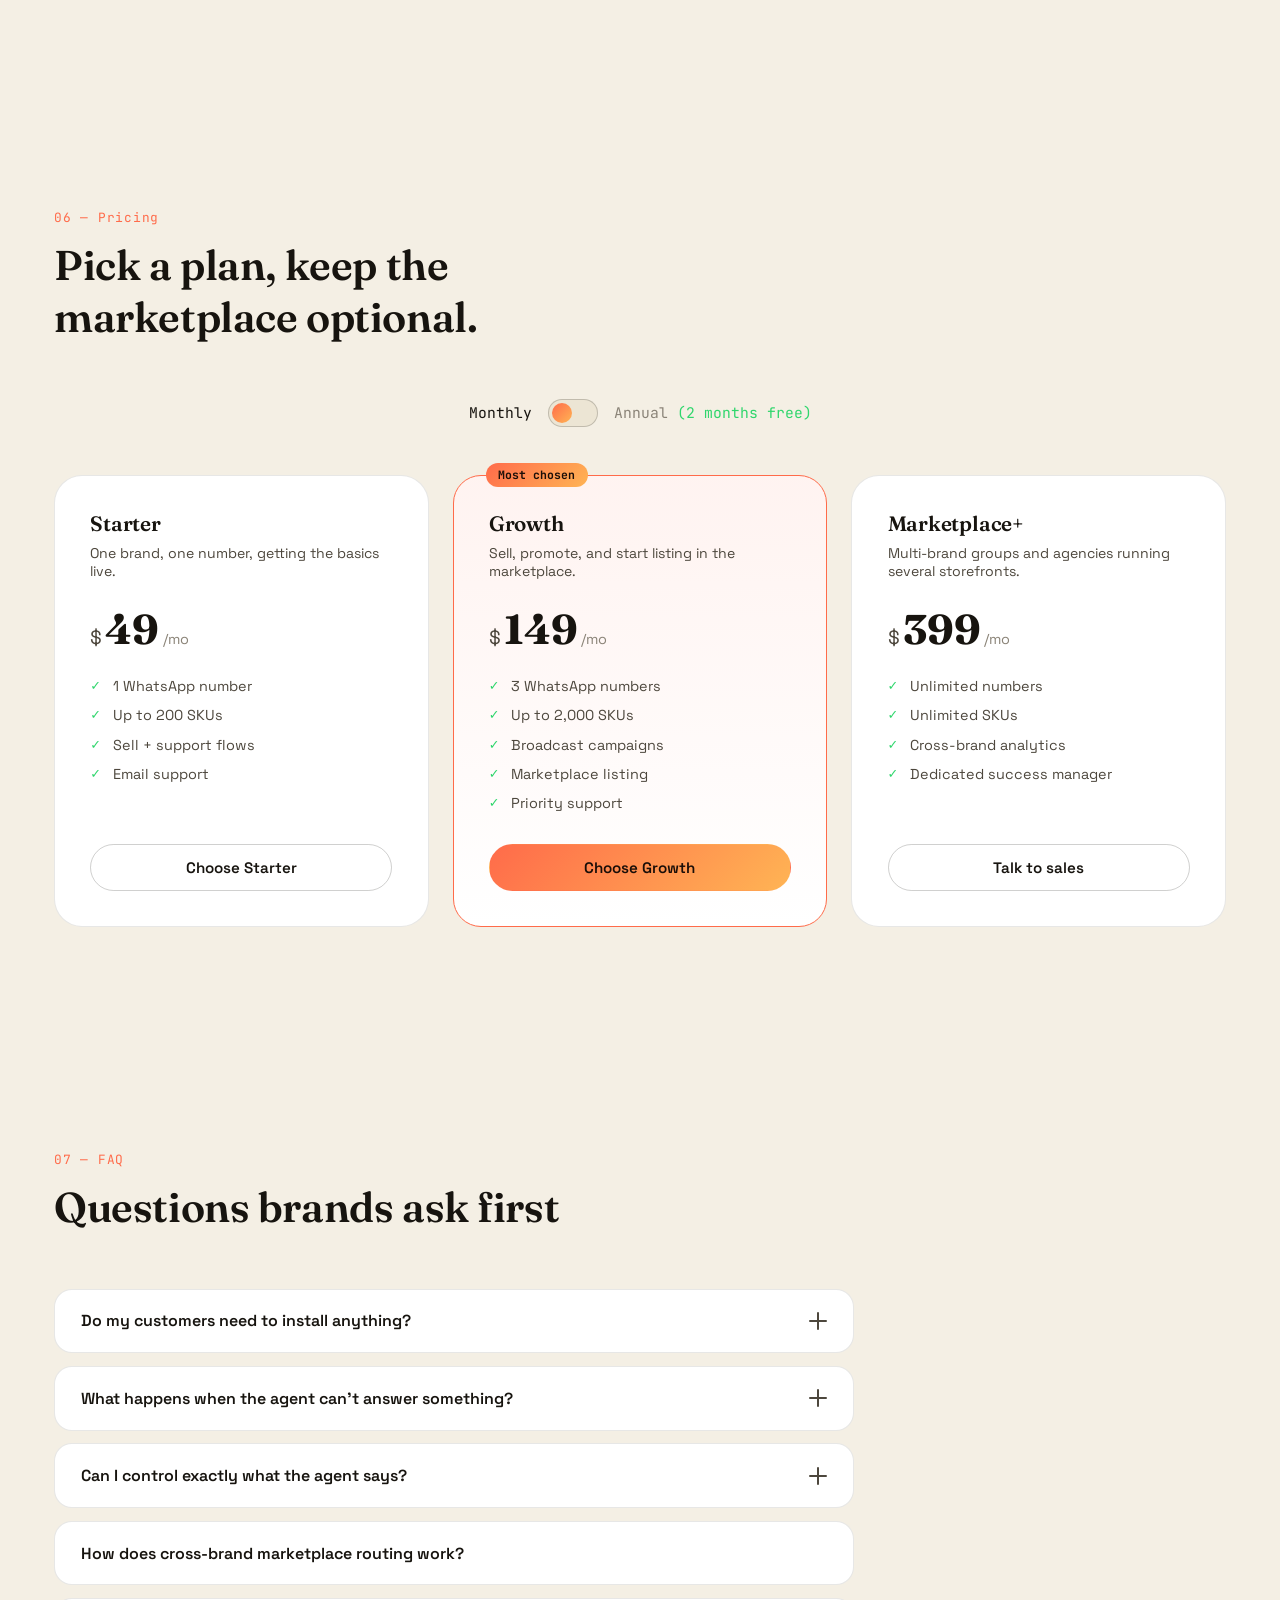
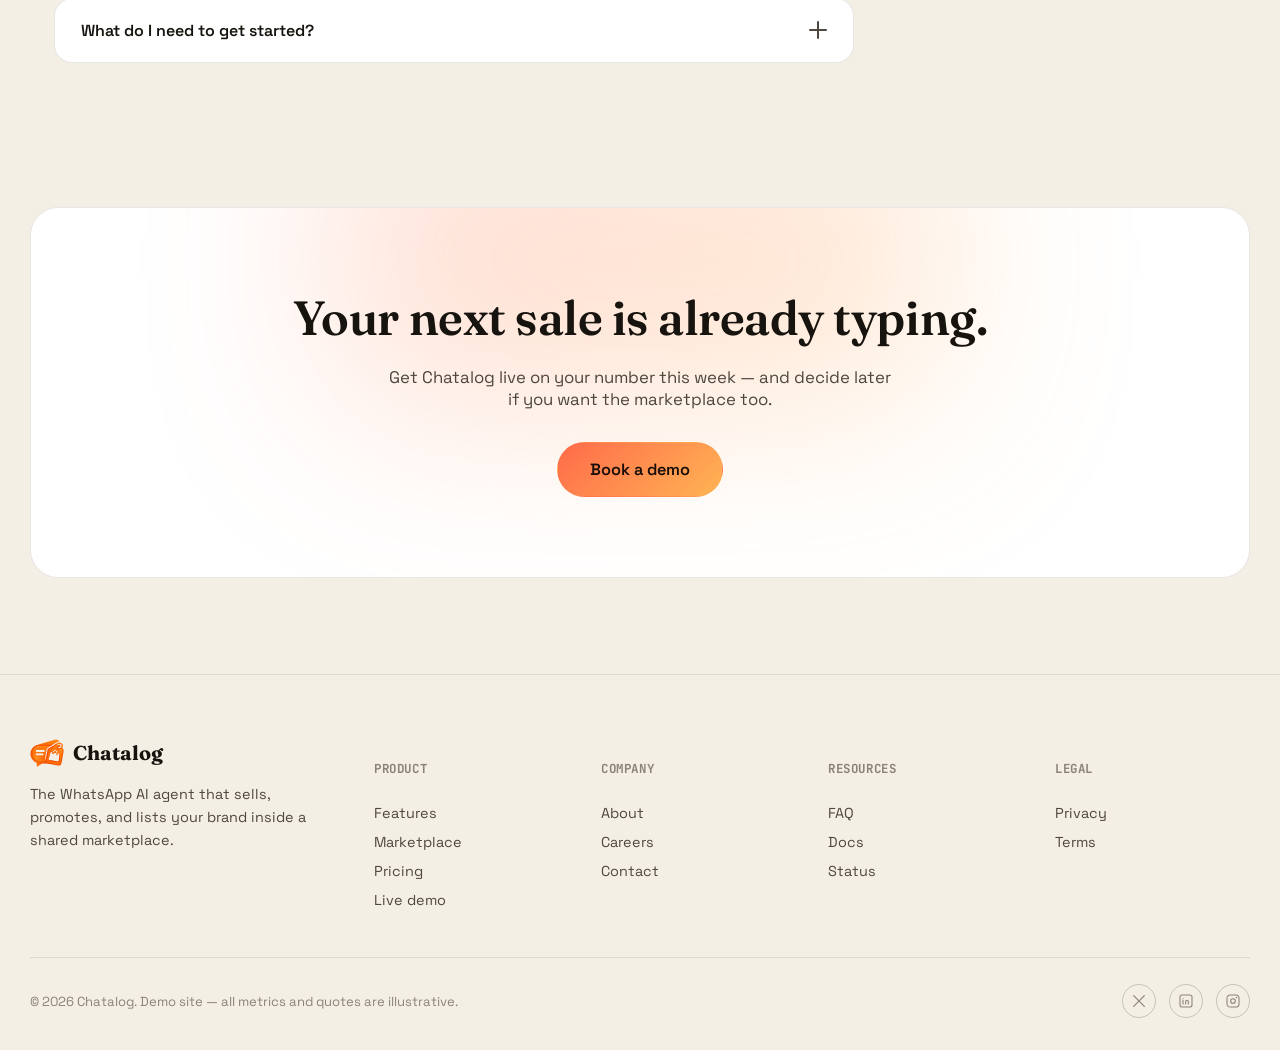
<file: en/index.html>
<!DOCTYPE html>
<html lang="en">
<head>
<meta charset="UTF-8">
<meta name="viewport" content="width=device-width, initial-scale=1.0">
<title>Chatalog — The WhatsApp AI agent that sells for your brand</title>
<meta name="description" content="Chatalog is the WhatsApp AI agent that sells, promotes, and lists your brand inside a shared marketplace — so customers discover you from every conversation, not just your own.">
<link rel="preconnect" href="https://fonts.googleapis.com">
<link rel="preconnect" href="https://fonts.gstatic.com" crossorigin>
<link href="https://fonts.googleapis.com/css2?family=Fraunces:ital,opsz,wght@0,9..144,300;0,9..144,500;0,9..144,600;0,9..144,700;1,9..144,400;1,9..144,500&family=Space+Grotesk:wght@400;500;600;700&family=JetBrains+Mono:wght@400;500;600&display=swap" rel="stylesheet">
<link rel="stylesheet" href="../styles.css">
<link rel="icon" type="image/png" href="../assets/chatalog-icon.png">
</head>
<body>

<div class="grain"></div>
<div class="cursor-glow" id="cursorGlow"></div>

<!-- NAV -->
<header class="nav" id="nav">
  <div class="nav-inner">
    <a href="#top" class="brand">
      <img src="../assets/chatalog-icon.png" alt="" class="brand-mark-img">
      <span class="brand-name">Chatalog</span>
    </a>
    <nav class="nav-links" id="navLinks">
      <a href="#product" data-nav>Product</a>
      <a href="#marketplace" data-nav>Marketplace</a>
      <a href="#how" data-nav>How it works</a>
      <a href="#pricing" data-nav>Pricing</a>
      <a href="#faq" data-nav>FAQ</a>
    </nav>
    <div class="nav-actions">
      <button class="theme-toggle" id="themeToggle" aria-label="Toggle theme" title="Toggle theme">
        <svg class="icon-sun" viewBox="0 0 24 24" fill="none"><circle cx="12" cy="12" r="4.2" stroke="currentColor" stroke-width="1.6"/><path d="M12 2.5v2.2M12 19.3v2.2M21.5 12h-2.2M4.7 12H2.5M18.4 5.6l-1.55 1.55M7.15 16.85 5.6 18.4M18.4 18.4l-1.55-1.55M7.15 7.15 5.6 5.6" stroke="currentColor" stroke-width="1.6" stroke-linecap="round"/></svg>
        <svg class="icon-moon" viewBox="0 0 24 24" fill="none"><path d="M20 14.5A8.5 8.5 0 1 1 9.5 4a7 7 0 0 0 10.5 10.5Z" stroke="currentColor" stroke-width="1.6" stroke-linejoin="round"/></svg>
      </button>
      <a href="../index.html" class="btn btn-ghost" style="font-family:var(--font-mono);">ID</a>
      <a href="#demo" class="btn btn-ghost">Try the demo chat</a>
      <a href="#pricing" class="btn btn-solid">Book a demo</a>
      <a href="https://app.chatalog.id/login" class="btn btn-outline">Login</a>
    </div>
    <button class="hamburger" id="hamburger" aria-label="Open menu">
      <span></span><span></span><span></span>
    </button>
  </div>
</header>

<div class="mobile-menu" id="mobileMenu">
  <a href="#product" data-nav>Product</a>
  <a href="#marketplace" data-nav>Marketplace</a>
  <a href="#how" data-nav>How it works</a>
  <a href="#pricing" data-nav>Pricing</a>
  <a href="#faq" data-nav>FAQ</a>
  <a href="../index.html" class="btn btn-outline" style="margin-top:1rem;font-family:var(--font-mono);">Versi Indonesia</a>
  <a href="#pricing" class="btn btn-solid" style="margin-top:.6rem;">Book a demo</a>
  <a href="https://app.chatalog.id/login" class="btn btn-outline" style="margin-top:.6rem;">Login</a>
</div>

<main id="top">

  <!-- HERO -->
  <section class="hero">
    <div class="hero-blob blob-a"></div>
    <div class="hero-blob blob-b"></div>
    <div class="hero-inner">
      <div class="hero-copy">
        <p class="eyebrow"><span class="dot-pulse"></span>Now onboarding brands · 140+ live</p>
        <h1>Turn every <em>WhatsApp chat</em> into a checkout.</h1>
        <p class="hero-sub">Chatalog is the AI sales agent that answers, recommends, upsells, and closes deals for your brand — directly inside WhatsApp. List once, and Chatalog's shared marketplace surfaces you to customers already chatting with brands next to you.</p>
        <div class="hero-cta">
          <a href="#pricing" class="btn btn-solid btn-lg">Book a demo</a>
          <a href="#demo" class="btn btn-outline btn-lg">
            <svg width="18" height="18" viewBox="0 0 24 24" fill="none"><path d="M8 5.5v13l11-6.5-11-6.5Z" fill="currentColor"/></svg>
            Try the demo chat
          </a>
        </div>
        <div class="hero-trust">
          <span>No app to install</span><i></i><span>Live in one WhatsApp number</span><i></i><span>Human hand-off built in</span>
        </div>
      </div>

      <div class="hero-visual">
        <div class="phone">
          <div class="phone-notch"></div>
          <div class="phone-head">
            <div class="phone-avatar">AU</div>
            <div>
              <div class="phone-name">Amara Studio</div>
              <div class="phone-status" id="phoneStatus">typing…</div>
            </div>
            <div class="phone-badge">AI</div>
          </div>
          <div class="phone-body" id="phoneBody"></div>
          <div class="phone-input">
            <span>Message</span>
            <div class="mic"><svg width="16" height="16" viewBox="0 0 24 24" fill="none"><path d="M12 15a3 3 0 0 0 3-3V6a3 3 0 1 0-6 0v6a3 3 0 0 0 3 3Z" stroke="currentColor" stroke-width="1.6"/><path d="M6 11a6 6 0 0 0 12 0M12 19v2" stroke="currentColor" stroke-width="1.6" stroke-linecap="round"/></svg></div>
          </div>
        </div>
        <div class="float-card card-1">
          <span class="fc-label">Order confirmed</span>
          <span class="fc-value">Rp 349,000</span>
        </div>
        <div class="float-card card-2">
          <span class="fc-label">Marketplace match</span>
          <span class="fc-value">+3 brands nearby</span>
        </div>
      </div>
    </div>

    <div class="marquee" aria-hidden="true">
      <div class="marquee-track">
        <span>Fashion</span><span>Beauty</span><span>Home &amp; Living</span><span>Coffee &amp; F&amp;B</span><span>Electronics</span><span>Fitness</span><span>Skincare</span><span>Pet Care</span>
        <span>Fashion</span><span>Beauty</span><span>Home &amp; Living</span><span>Coffee &amp; F&amp;B</span><span>Electronics</span><span>Fitness</span><span>Skincare</span><span>Pet Care</span>
      </div>
    </div>
  </section>

  <!-- PRODUCT / PILLARS -->
  <section class="section" id="product">
    <div class="section-head">
      <p class="kicker">01 — Product</p>
      <h2>One agent. Three jobs.</h2>
      <p class="section-sub">Chatalog doesn't just reply to messages — it runs the whole conversational storefront, then plugs your brand into a bigger one.</p>
    </div>

    <div class="pillars">
      <article class="pillar reveal">
        <div class="pillar-num">01</div>
        <h3>Sell</h3>
        <p>Product Q&amp;A, size and stock checks, cart-building, and checkout links — handled entirely inside the chat your customer already has open. No redirect to an app or website.</p>
        <ul class="pillar-list">
          <li>Live catalog &amp; stock sync</li>
          <li>Cart + Xendit / payment links</li>
          <li>Order status &amp; tracking</li>
        </ul>
      </article>
      <article class="pillar reveal">
        <div class="pillar-num">02</div>
        <h3>Promote</h3>
        <p>Approved broadcast campaigns, back-in-stock pings, and abandoned-cart nudges that read like a message from a friend — not a blast from a brand.</p>
        <ul class="pillar-list">
          <li>Template-approved broadcasts</li>
          <li>Abandoned cart recovery</li>
          <li>Restock &amp; drop alerts</li>
        </ul>
      </article>
      <article class="pillar reveal">
        <div class="pillar-num">03</div>
        <h3>Marketplace</h3>
        <p>Every brand on Chatalog sits inside a shared discovery layer. Ask another brand's agent for something you sell better, and the conversation can route straight to you.</p>
        <ul class="pillar-list">
          <li>Cross-brand referral routing</li>
          <li>Shared storefront directory</li>
          <li>Category-based discovery</li>
        </ul>
      </article>
    </div>
  </section>

  <!-- INTERACTIVE DEMO -->
  <section class="section section-demo" id="demo">
    <div class="section-head">
      <p class="kicker">02 — Live demo</p>
      <h2>Chat with it. Right now.</h2>
      <p class="section-sub">This is a scripted preview of Amara Studio's agent — tap a suggestion, see how Chatalog handles it.</p>
    </div>

    <div class="demo-wrap">
      <div class="demo-phone">
        <div class="phone-head">
          <div class="phone-avatar">AU</div>
          <div>
            <div class="phone-name">Amara Studio</div>
            <div class="phone-status" id="demoStatus">online</div>
          </div>
          <div class="phone-badge">AI</div>
        </div>
        <div class="phone-body" id="demoBody"></div>
        <div class="demo-quickreplies" id="demoQuick"></div>
      </div>

      <div class="demo-notes">
        <div class="note reveal">
          <span class="note-tag">01</span>
          <p>Ask about stock, size, or color — the agent pulls straight from the live catalog, no canned FAQ.</p>
        </div>
        <div class="note reveal">
          <span class="note-tag">02</span>
          <p>Say something the agent can't safely resolve (a complaint, a refund) — it escalates to a human instead of guessing.</p>
        </div>
        <div class="note reveal">
          <span class="note-tag">03</span>
          <p>Ask for something outside the brand's catalog — Chatalog can route the shopper to a marketplace partner instead of a dead end.</p>
        </div>
      </div>
    </div>
  </section>

  <!-- HOW IT WORKS -->
  <section class="section" id="how">
    <div class="section-head">
      <p class="kicker">03 — Setup</p>
      <h2>Live on your number in days, not months.</h2>
    </div>
    <div class="timeline">
      <div class="timeline-line"></div>
      <div class="tl-step reveal">
        <div class="tl-dot">01</div>
        <h4>Connect your number</h4>
        <p>Bring your existing WhatsApp Business number or start on Meta's free test line — either way, no new app for customers.</p>
      </div>
      <div class="tl-step reveal">
        <div class="tl-dot">02</div>
        <h4>Sync your catalog</h4>
        <p>Point Chatalog at your product sheet, Shopify, or POS. Stock and prices stay live, not a stale export.</p>
      </div>
      <div class="tl-step reveal">
        <div class="tl-dot">03</div>
        <h4>Tune the voice</h4>
        <p>Give it your tone, FAQs, and escalation rules. Approve message templates for promos before anything goes out.</p>
      </div>
      <div class="tl-step reveal">
        <div class="tl-dot">04</div>
        <h4>Join the marketplace</h4>
        <p>Opt into cross-brand discovery whenever you're ready — turn it off any time, it's never required.</p>
      </div>
    </div>
  </section>

  <!-- MARKETPLACE SHOWCASE -->
  <section class="section" id="marketplace">
    <div class="section-head">
      <p class="kicker">04 — Marketplace</p>
      <h2>One directory. Every brand's agent.</h2>
      <p class="section-sub">Customers don't browse a marketplace app — the marketplace comes to them, inside a conversation they're already having.</p>
    </div>

    <div class="mp-scroller" id="mpScroller">
      <article class="mp-card reveal" style="--hue:14;">
        <div class="mp-thumb">👗</div>
        <h4>Amara Studio</h4>
        <p>Fashion &amp; apparel</p>
        <span class="mp-meta">128 products synced</span>
      </article>
      <article class="mp-card reveal" style="--hue:150;">
        <div class="mp-thumb">🧴</div>
        <h4>Bare Skincare</h4>
        <p>Beauty &amp; skincare</p>
        <span class="mp-meta">64 products synced</span>
      </article>
      <article class="mp-card reveal" style="--hue:32;">
        <div class="mp-thumb">☕</div>
        <h4>Filter &amp; Fold</h4>
        <p>Coffee &amp; F&amp;B</p>
        <span class="mp-meta">22 products synced</span>
      </article>
      <article class="mp-card reveal" style="--hue:255;">
        <div class="mp-thumb">🛋️</div>
        <h4>Kayu Living</h4>
        <p>Home &amp; furniture</p>
        <span class="mp-meta">89 products synced</span>
      </article>
      <article class="mp-card reveal" style="--hue:200;">
        <div class="mp-thumb">🏋️</div>
        <h4>Ritma Fit</h4>
        <p>Fitness &amp; apparel</p>
        <span class="mp-meta">41 products synced</span>
      </article>
      <article class="mp-card reveal" style="--hue:330;">
        <div class="mp-thumb">🐾</div>
        <h4>Mochi &amp; Co</h4>
        <p>Pet care</p>
        <span class="mp-meta">37 products synced</span>
      </article>
    </div>
    <p class="mp-caption">Sample storefronts shown for illustration — your directory fills with real brands as they onboard.</p>
  </section>

  <!-- STATS -->
  <section class="section stats-band">
    <div class="stats-grid">
      <div class="stat reveal">
        <span class="stat-num" data-count="2.3" data-suffix="s">0</span>
        <span class="stat-label">Target avg. first reply</span>
      </div>
      <div class="stat reveal">
        <span class="stat-num" data-count="38" data-suffix="%">0</span>
        <span class="stat-label">Uplift in checkout completion</span>
      </div>
      <div class="stat reveal">
        <span class="stat-num" data-count="140" data-suffix="+">0</span>
        <span class="stat-label">Brands onboarding now</span>
      </div>
      <div class="stat reveal">
        <span class="stat-num" data-count="24" data-suffix="/7">0</span>
        <span class="stat-label">Coverage, human hand-off included</span>
      </div>
    </div>
    <p class="stats-note">Figures above are illustrative targets for this demo, not audited results.</p>
  </section>

  <!-- TESTIMONIALS -->
  <section class="section" id="testimonials">
    <div class="section-head">
      <p class="kicker">05 — Sample voices</p>
      <h2>What early brands are saying</h2>
      <p class="section-sub">Illustrative quotes written for this demo — swap in real customer stories once you have them.</p>
    </div>
    <div class="quote-wrap">
      <div class="quote-track" id="quoteTrack">
        <blockquote class="quote-card">
          <p>“Our agent now answers size questions at 1am and still sounds like us. Checkout links go out before the customer's thumb leaves the screen.”</p>
          <footer>— Founder, Amara Studio (sample)</footer>
        </blockquote>
        <blockquote class="quote-card">
          <p>“Two weeks after joining the marketplace we started getting orders referred from a home goods brand's chat. We never built that funnel — Chatalog did.”</p>
          <footer>— Ops lead, Kayu Living (sample)</footer>
        </blockquote>
        <blockquote class="quote-card">
          <p>“The escalation rule is what sold us — the bot never pretends to know a refund policy it doesn't. It just hands off, fast.”</p>
          <footer>— CX manager, Bare Skincare (sample)</footer>
        </blockquote>
      </div>
      <div class="quote-dots" id="quoteDots"></div>
    </div>
  </section>

  <!-- PRICING -->
  <section class="section" id="pricing">
    <div class="section-head">
      <p class="kicker">06 — Pricing</p>
      <h2>Pick a plan, keep the marketplace optional.</h2>
    </div>

    <div class="pricing-toggle">
      <span class="pt-label" data-active="true">Monthly</span>
      <button class="pt-switch" id="ptSwitch" aria-label="Toggle annual pricing"><span class="pt-knob"></span></button>
      <span class="pt-label">Annual <em>(2 months free)</em></span>
    </div>

    <div class="pricing-grid">
      <div class="price-card reveal">
        <h3>Starter</h3>
        <p class="price-desc">One brand, one number, getting the basics live.</p>
        <div class="price-amount"><span class="price-cur">$</span><span class="price-num" data-monthly="49" data-annual="41">49</span><span class="price-per">/mo</span></div>
        <ul class="price-features">
          <li>1 WhatsApp number</li>
          <li>Up to 200 SKUs</li>
          <li>Sell + support flows</li>
          <li>Email support</li>
        </ul>
        <a href="#" class="btn btn-outline btn-block">Choose Starter</a>
      </div>

      <div class="price-card price-featured reveal">
        <span class="price-ribbon">Most chosen</span>
        <h3>Growth</h3>
        <p class="price-desc">Sell, promote, and start listing in the marketplace.</p>
        <div class="price-amount"><span class="price-cur">$</span><span class="price-num" data-monthly="149" data-annual="124">149</span><span class="price-per">/mo</span></div>
        <ul class="price-features">
          <li>3 WhatsApp numbers</li>
          <li>Up to 2,000 SKUs</li>
          <li>Broadcast campaigns</li>
          <li>Marketplace listing</li>
          <li>Priority support</li>
        </ul>
        <a href="#" class="btn btn-solid btn-block">Choose Growth</a>
      </div>

      <div class="price-card reveal">
        <h3>Marketplace+</h3>
        <p class="price-desc">Multi-brand groups and agencies running several storefronts.</p>
        <div class="price-amount"><span class="price-cur">$</span><span class="price-num" data-monthly="399" data-annual="333">399</span><span class="price-per">/mo</span></div>
        <ul class="price-features">
          <li>Unlimited numbers</li>
          <li>Unlimited SKUs</li>
          <li>Cross-brand analytics</li>
          <li>Dedicated success manager</li>
        </ul>
        <a href="#" class="btn btn-outline btn-block">Talk to sales</a>
      </div>
    </div>
  </section>

  <!-- FAQ -->
  <section class="section" id="faq">
    <div class="section-head">
      <p class="kicker">07 — FAQ</p>
      <h2>Questions brands ask first</h2>
    </div>
    <div class="faq-list">
      <div class="faq-item reveal">
        <button class="faq-q">Do my customers need to install anything?<span class="faq-plus"></span></button>
        <div class="faq-a"><p>No. Chatalog runs on WhatsApp Business numbers your customers already message. There's no separate app, web portal, or account to create on their end.</p></div>
      </div>
      <div class="faq-item reveal">
        <button class="faq-q">What happens when the agent can't answer something?<span class="faq-plus"></span></button>
        <div class="faq-a"><p>It escalates to a human on your team instead of guessing — refund requests, complaints, and anything outside its confidence threshold get handed off with full chat context attached.</p></div>
      </div>
      <div class="faq-item reveal">
        <button class="faq-q">Can I control exactly what the agent says?<span class="faq-plus"></span></button>
        <div class="faq-a"><p>Yes — you set the tone, the FAQ answers, escalation rules, and approve every outbound broadcast template before it can be sent.</p></div>
      </div>
      <div class="faq-item reveal">
        <button class="faq-q">How does cross-brand marketplace routing work?</button>
        <div class="faq-a"><p>It's opt-in. When a shopper asks your agent for something outside your catalog, it can suggest a relevant marketplace partner instead of a dead end — and the reverse happens for you, too.</p></div>
      </div>
      <div class="faq-item reveal">
        <button class="faq-q">What do I need to get started?<span class="faq-plus"></span></button>
        <div class="faq-a"><p>A WhatsApp Business number (or Meta's free test number to trial it), and a product catalog — a spreadsheet is enough to start.</p></div>
      </div>
    </div>
  </section>

  <!-- CTA BANNER -->
  <section class="cta-banner">
    <div class="cta-blob"></div>
    <h2>Your next sale is already typing.</h2>
    <p>Get Chatalog live on your number this week — and decide later if you want the marketplace too.</p>
    <a href="#pricing" class="btn btn-solid btn-lg">Book a demo</a>
  </section>

</main>

<!-- FOOTER -->
<footer class="footer">
  <div class="footer-top">
    <div class="footer-brand">
      <a href="#top" class="brand"><img src="../assets/chatalog-icon.png" alt="" class="brand-mark-img"><span class="brand-name">Chatalog</span></a>
      <p>The WhatsApp AI agent that sells, promotes, and lists your brand inside a shared marketplace.</p>
    </div>
    <div class="footer-col">
      <h5>Product</h5>
      <a href="#product">Features</a>
      <a href="#marketplace">Marketplace</a>
      <a href="#pricing">Pricing</a>
      <a href="#demo">Live demo</a>
    </div>
    <div class="footer-col">
      <h5>Company</h5>
      <a href="#">About</a>
      <a href="#">Careers</a>
      <a href="#">Contact</a>
    </div>
    <div class="footer-col">
      <h5>Resources</h5>
      <a href="#faq">FAQ</a>
      <a href="#">Docs</a>
      <a href="#">Status</a>
    </div>
    <div class="footer-col">
      <h5>Legal</h5>
      <a href="#">Privacy</a>
      <a href="#">Terms</a>
    </div>
  </div>
  <div class="footer-bottom">
    <span>© 2026 Chatalog. Demo site — all metrics and quotes are illustrative.</span>
    <div class="footer-socials">
      <a href="#" aria-label="X"><svg width="16" height="16" viewBox="0 0 24 24" fill="currentColor"><path d="M4 4l16 16M20 4 4 20" stroke="currentColor" stroke-width="1.8" stroke-linecap="round"/></svg></a>
      <a href="#" aria-label="LinkedIn"><svg width="16" height="16" viewBox="0 0 24 24" fill="none"><rect x="3" y="3" width="18" height="18" rx="3" stroke="currentColor" stroke-width="1.6"/><path d="M7.5 10.5v6M7.5 7.8v.01M11.5 16.5v-3.6c0-1.2.9-2 2-2s2 .8 2 2v3.6" stroke="currentColor" stroke-width="1.6" stroke-linecap="round"/></svg></a>
      <a href="#" aria-label="Instagram"><svg width="16" height="16" viewBox="0 0 24 24" fill="none"><rect x="3" y="3" width="18" height="18" rx="5" stroke="currentColor" stroke-width="1.6"/><circle cx="12" cy="12" r="3.5" stroke="currentColor" stroke-width="1.6"/><circle cx="17.2" cy="6.8" r="1" fill="currentColor"/></svg></a>
    </div>
  </div>
</footer>

<!-- FLOATING WA WIDGET -->
<button class="wa-fab" id="waFab" aria-label="Open chat">
  <svg width="26" height="26" viewBox="0 0 24 24" fill="none"><path d="M12 3a9 9 0 0 0-7.8 13.5L3 21l4.7-1.2A9 9 0 1 0 12 3Z" stroke="currentColor" stroke-width="1.6" stroke-linejoin="round"/><path d="M8.3 8.7c.2-.6.6-.6.9-.6h.6c.2 0 .4 0 .6.5s.6 1.6.7 1.7c.1.1.1.3 0 .5s-.2.3-.4.5-.3.4-.1.7c.2.4 1 1.5 2.1 2.1.3.2.5.1.7-.1l.4-.5c.2-.2.4-.2.6-.1l1.5.7c.2.1.4.2.4.4 0 .5-.2 1.4-1 1.8-.7.4-1.4.4-2.3 0-1.9-.7-3.6-2.4-4.3-4.3-.4-.9-.4-1.6 0-2.3Z" fill="currentColor"/></svg>
</button>
<div class="wa-panel" id="waPanel">
  <div class="wa-panel-head">
    <div class="phone-avatar">C</div>
    <div>
      <div class="phone-name">Chatalog</div>
      <div class="phone-status">Ask us anything</div>
    </div>
    <button class="wa-close" id="waClose" aria-label="Close">&times;</button>
  </div>
  <div class="wa-panel-body" id="waBody"></div>
  <form class="wa-panel-input" id="waForm">
    <input type="text" id="waInput" placeholder="Type a message…" autocomplete="off">
    <button type="submit" aria-label="Send">
      <svg width="18" height="18" viewBox="0 0 24 24" fill="none"><path d="m4 12 16-8-6 16-3-6-7-2Z" fill="currentColor"/></svg>
    </button>
  </form>
</div>

<script src="script.js"></script>
</body>
</html>
</file>
<file: styles.css>
/* ============ TOKENS ============ */
:root {
  --bg: #0b0b0d;
  --bg-elev: #131318;
  --bg-elev-2: #1a1a21;
  --paper: #f4efe4;
  --text: #f4efe4;
  --text-dim: #b7b1a3;
  --text-faint: #77716a;
  --coral: #ff6b4a;
  --amber: #ffb454;
  --whatsapp: #2fd66c;
  --violet: #9b8cff;
  --border: rgba(244,239,228,0.12);
  --border-strong: rgba(244,239,228,0.22);
  --radius-lg: 28px;
  --radius-md: 18px;
  --radius-sm: 12px;
  --font-display: 'Fraunces', Georgia, serif;
  --font-body: 'Space Grotesk', system-ui, -apple-system, sans-serif;
  --font-mono: 'JetBrains Mono', ui-monospace, monospace;
  --shadow-soft: 0 20px 60px -20px rgba(0,0,0,0.6);
  --grad-warm: linear-gradient(135deg, var(--coral), var(--amber));
  color-scheme: dark;
}

:root[data-theme="light"] {
  --bg: #f4efe4;
  --bg-elev: #ffffff;
  --bg-elev-2: #ece5d4;
  --paper: #17140f;
  --text: #17140f;
  --text-dim: #4d473d;
  --text-faint: #8a8377;
  --border: rgba(23,20,15,0.1);
  --border-strong: rgba(23,20,15,0.2);
  --shadow-soft: 0 20px 60px -25px rgba(23,20,15,0.25);
  color-scheme: light;
}

* { box-sizing: border-box; }
html { scroll-behavior: smooth; }
body {
  margin: 0;
  background: var(--bg);
  color: var(--text);
  font-family: var(--font-body);
  -webkit-font-smoothing: antialiased;
  overflow-x: hidden;
  transition: background .4s ease, color .4s ease;
}
h1,h2,h3,h4 { font-family: var(--font-display); font-weight: 600; margin: 0; letter-spacing: -0.01em; }
p { margin: 0; }
a { color: inherit; text-decoration: none; }
ul { margin: 0; padding: 0; list-style: none; }
button { font-family: inherit; cursor: pointer; }

.grain {
  position: fixed; inset: 0; pointer-events: none; z-index: 999; opacity: .05; mix-blend-mode: overlay;
  background-image: url("data:image/svg+xml,%3Csvg xmlns='http://www.w3.org/2000/svg' width='120' height='120'%3E%3Cfilter id='n'%3E%3CfeTurbulence type='fractalNoise' baseFrequency='0.9' numOctaves='2' stitchTiles='stitch'/%3E%3C/filter%3E%3Crect width='100%25' height='100%25' filter='url(%23n)'/%3E%3C/svg%3E");
}

.cursor-glow {
  position: fixed; top: 0; left: 0; width: 420px; height: 420px; border-radius: 50%;
  background: radial-gradient(circle, rgba(255,107,74,0.12), transparent 70%);
  transform: translate(-50%,-50%); pointer-events: none; z-index: 1; will-change: transform; transition: opacity .3s;
}
@media (hover: none) { .cursor-glow { display: none; } }

::selection { background: var(--coral); color: #0b0b0d; }

.reveal { opacity: 0; transform: translateY(28px); transition: opacity .7s cubic-bezier(.2,.7,.3,1), transform .7s cubic-bezier(.2,.7,.3,1); }
.reveal.is-visible { opacity: 1; transform: translateY(0); }

/* ============ BUTTONS ============ */
.btn {
  display: inline-flex; align-items: center; justify-content: center; gap: .5rem;
  padding: .8rem 1.5rem; border-radius: 999px; font-weight: 600; font-size: .95rem;
  border: 1px solid transparent; transition: transform .25s ease, box-shadow .25s ease, background .25s ease, color .25s ease;
  white-space: nowrap;
}
.btn-solid { background: var(--grad-warm); color: #1a0e08; }
.btn-solid:hover { transform: translateY(-2px); box-shadow: 0 14px 30px -10px rgba(255,107,74,0.5); }
.btn-outline { border-color: var(--border-strong); color: var(--text); }
.btn-outline:hover { background: var(--bg-elev-2); }
.btn-ghost { color: var(--text-dim); }
.btn-ghost:hover { color: var(--text); }
.btn-lg { padding: 1rem 2rem; font-size: 1.02rem; }
.btn-block { width: 100%; }

/* ============ NAV ============ */
.nav {
  position: sticky; top: 0; z-index: 100; padding: 1rem 0;
  background: transparent; transition: background .35s ease, border-color .35s ease, backdrop-filter .35s ease;
  border-bottom: 1px solid transparent;
}
.nav.scrolled {
  background: color-mix(in srgb, var(--bg) 82%, transparent);
  backdrop-filter: blur(14px) saturate(140%);
  border-bottom-color: var(--border);
}
.nav-inner {
  max-width: 1220px; margin: 0 auto; padding: 0 1.5rem;
  display: flex; align-items: center; justify-content: space-between; gap: 1.5rem;
}
.brand { display: flex; align-items: center; gap: .55rem; font-family: var(--font-display); font-size: 1.25rem; font-weight: 700; flex-shrink: 0; white-space: nowrap; }
.brand-mark {
  width: 34px; height: 34px; border-radius: 10px; background: var(--grad-warm);
  display: flex; align-items: center; justify-content: center; color: #1a0e08; font-size: 1.05rem; flex-shrink: 0;
}
.brand-mark-img { height: 28px; width: auto; flex-shrink: 0; display: block; }
.nav-links { display: flex; gap: 1.7rem; flex-shrink: 0; }
.nav-links a { font-size: .92rem; color: var(--text-dim); position: relative; padding: .3rem 0; white-space: nowrap; }
.nav-links a:hover { color: var(--text); }
.nav-links a.active { color: var(--text); }
.nav-links a.active::after {
  content: ''; position: absolute; left: 0; right: 0; bottom: -2px; height: 2px; background: var(--grad-warm); border-radius: 2px;
}
.nav-actions { display: flex; align-items: center; gap: .7rem; flex-shrink: 0; }
.nav-actions .btn { white-space: nowrap; flex-shrink: 0; }
.theme-toggle {
  width: 38px; height: 38px; border-radius: 50%; border: 1px solid var(--border-strong); background: transparent; color: var(--text);
  display: flex; align-items: center; justify-content: center; transition: background .25s, transform .3s;
}
.theme-toggle:hover { background: var(--bg-elev-2); transform: rotate(15deg); }
.theme-toggle .icon-moon { display: none; }
:root[data-theme="light"] .theme-toggle .icon-sun { display: none; }
:root[data-theme="light"] .theme-toggle .icon-moon { display: block; }

.hamburger { display: none; flex-direction: column; gap: 5px; background: none; border: none; padding: 8px; }
.hamburger span { width: 22px; height: 2px; background: var(--text); border-radius: 2px; transition: transform .3s, opacity .3s; }
.mobile-menu {
  display: none; flex-direction: column; gap: 1.1rem; padding: 1.5rem; position: fixed; top: 68px; left: 0; right: 0; z-index: 99;
  background: var(--bg-elev); border-bottom: 1px solid var(--border);
  transform: translateY(-120%); transition: transform .35s ease;
}
.mobile-menu.open { transform: translateY(0); }
.mobile-menu a { font-size: 1.05rem; color: var(--text-dim); }

@media (max-width: 1240px) {
  .nav-links, .nav-actions .btn { display: none; }
  .hamburger { display: flex; }
  .mobile-menu { display: flex; }
}

/* ============ HERO ============ */
.hero { position: relative; padding: 5rem 1.5rem 2rem; overflow: hidden; }
.hero-blob { position: absolute; border-radius: 50%; filter: blur(90px); opacity: .35; z-index: 0; }
.blob-a { width: 520px; height: 520px; background: var(--coral); top: -180px; right: -120px; }
.blob-b { width: 420px; height: 420px; background: var(--violet); bottom: -160px; left: -140px; opacity: .25; }

.hero-inner {
  position: relative; z-index: 2; max-width: 1220px; margin: 0 auto;
  display: grid; grid-template-columns: 1.05fr .95fr; gap: 3rem; align-items: center;
}
.eyebrow {
  display: inline-flex; align-items: center; gap: .5rem; font-family: var(--font-mono); font-size: .8rem; letter-spacing: .02em;
  color: var(--text-dim); border: 1px solid var(--border-strong); padding: .4rem .9rem; border-radius: 999px; margin-bottom: 1.6rem;
}
.dot-pulse { width: 7px; height: 7px; border-radius: 50%; background: var(--whatsapp); box-shadow: 0 0 0 0 rgba(47,214,108,.6); animation: pulse 2s infinite; }
@keyframes pulse { 0% { box-shadow: 0 0 0 0 rgba(47,214,108,.6);} 70% { box-shadow: 0 0 0 8px rgba(47,214,108,0);} 100% { box-shadow: 0 0 0 0 rgba(47,214,108,0);} }

.hero h1 { font-size: clamp(2.6rem, 5vw, 4.2rem); line-height: 1.06; letter-spacing: -0.02em; }
.hero h1 em { font-style: italic; background: var(--grad-warm); -webkit-background-clip: text; background-clip: text; color: transparent; }
.hero-sub { margin-top: 1.4rem; font-size: 1.12rem; line-height: 1.6; color: var(--text-dim); max-width: 46ch; }
.hero-cta { display: flex; gap: 1rem; margin-top: 2.2rem; flex-wrap: wrap; }
.hero-trust { display: flex; align-items: center; gap: .8rem; margin-top: 2rem; font-size: .85rem; color: var(--text-faint); flex-wrap: wrap; }
.hero-trust i { width: 4px; height: 4px; border-radius: 50%; background: var(--text-faint); display: inline-block; }

/* Phone mockup */
.hero-visual { position: relative; display: flex; justify-content: center; }
.phone {
  width: 320px; background: var(--bg-elev); border: 1px solid var(--border); border-radius: 36px;
  box-shadow: var(--shadow-soft); overflow: hidden; position: relative;
}
.phone-notch { width: 90px; height: 22px; background: var(--bg); border-radius: 0 0 14px 14px; margin: 0 auto; position: relative; z-index: 2; }
.phone-head {
  display: flex; align-items: center; gap: .7rem; padding: 0.8rem 1.1rem 0.9rem; border-bottom: 1px solid var(--border);
  background: var(--bg-elev-2);
}
.phone-avatar {
  width: 36px; height: 36px; border-radius: 50%; background: var(--grad-warm); color: #1a0e08; font-family: var(--font-mono); font-weight: 600;
  font-size: .75rem; display: flex; align-items: center; justify-content: center; flex-shrink: 0;
}
.phone-name { font-weight: 600; font-size: .92rem; }
.phone-status { font-size: .72rem; color: var(--whatsapp); font-family: var(--font-mono); }
.phone-badge { margin-left: auto; font-family: var(--font-mono); font-size: .65rem; border: 1px solid var(--border-strong); padding: .2rem .5rem; border-radius: 999px; color: var(--text-dim); }

.phone-body { height: 360px; padding: 1rem; overflow: hidden; display: flex; flex-direction: column; gap: .55rem; background:
  radial-gradient(circle at 20% 10%, color-mix(in srgb, var(--coral) 6%, transparent), transparent 40%),
  var(--bg-elev);
}
.bubble { max-width: 78%; padding: .55rem .85rem; border-radius: 16px; font-size: .84rem; line-height: 1.4; opacity: 0; transform: translateY(10px) scale(.98); animation: bubbleIn .4s forwards; }
@keyframes bubbleIn { to { opacity: 1; transform: translateY(0) scale(1); } }
.bubble.in { align-self: flex-start; background: var(--bg-elev-2); border: 1px solid var(--border); border-bottom-left-radius: 4px; }
.bubble.out { align-self: flex-end; background: linear-gradient(135deg, #1f5f3d, #17462e); color: #eafff0; border-bottom-right-radius: 4px; }
:root[data-theme="light"] .bubble.out { background: linear-gradient(135deg, #d7f5e2, #c3ecd0); color: #0d3820; }
.bubble .tick { font-size: .65rem; opacity: .6; display: block; margin-top: 2px; text-align: right; }
.typing-dots { display: inline-flex; gap: 3px; align-self: flex-start; background: var(--bg-elev-2); border: 1px solid var(--border); padding: .55rem .8rem; border-radius: 16px; border-bottom-left-radius: 4px; }
.typing-dots span { width: 5px; height: 5px; border-radius: 50%; background: var(--text-faint); animation: blink 1.2s infinite; }
.typing-dots span:nth-child(2) { animation-delay: .15s; }
.typing-dots span:nth-child(3) { animation-delay: .3s; }
@keyframes blink { 0%,80%,100% { opacity: .3; } 40% { opacity: 1; } }

.phone-input { display: flex; align-items: center; gap: .6rem; padding: .7rem 1rem; border-top: 1px solid var(--border); background: var(--bg-elev); }
.phone-input span { flex: 1; font-size: .8rem; color: var(--text-faint); background: var(--bg-elev-2); padding: .55rem .9rem; border-radius: 999px; }
.mic { width: 32px; height: 32px; border-radius: 50%; background: var(--grad-warm); display: flex; align-items: center; justify-content: center; color: #1a0e08; flex-shrink: 0; }

.float-card {
  position: absolute; background: var(--bg-elev); border: 1px solid var(--border-strong); border-radius: var(--radius-sm);
  padding: .7rem 1rem; box-shadow: var(--shadow-soft); display: flex; flex-direction: column; gap: 2px; animation: float 5s ease-in-out infinite;
}
.fc-label { font-family: var(--font-mono); font-size: .65rem; color: var(--text-faint); text-transform: uppercase; letter-spacing: .04em; }
.fc-value { font-weight: 600; font-size: .95rem; }
.card-1 { top: 8%; left: -14%; animation-delay: 0s; }
.card-2 { bottom: 12%; right: -16%; animation-delay: 2.2s; }
@keyframes float { 0%,100% { transform: translateY(0); } 50% { transform: translateY(-10px); } }

@media (max-width: 720px) {
  .float-card { display: none; }
}

/* Marquee */
.marquee { margin-top: 4rem; border-top: 1px solid var(--border); border-bottom: 1px solid var(--border); padding: 1.1rem 0; overflow: hidden; position: relative; z-index: 2; }
.marquee-track { display: flex; gap: 3rem; width: max-content; animation: scroll-x 26s linear infinite; }
.marquee-track span { font-family: var(--font-mono); font-size: .85rem; color: var(--text-faint); text-transform: uppercase; letter-spacing: .06em; }
@keyframes scroll-x { from { transform: translateX(0); } to { transform: translateX(-50%); } }

@media (max-width: 980px) {
  .hero-inner { grid-template-columns: 1fr; }
  .hero-visual { margin-top: 2rem; }
}

/* ============ SECTIONS ============ */
.section { max-width: 1220px; margin: 0 auto; padding: 7rem 1.5rem; }
.section-head { max-width: 640px; margin-bottom: 3.5rem; }
.kicker { font-family: var(--font-mono); font-size: .8rem; color: var(--coral); letter-spacing: .06em; margin-bottom: .8rem; }
.section-head h2 { font-size: clamp(1.9rem, 3.4vw, 2.6rem); }
.section-sub { margin-top: 1rem; color: var(--text-dim); font-size: 1.05rem; line-height: 1.6; }

/* Pillars */
.pillars { display: grid; grid-template-columns: repeat(3, 1fr); gap: 1.5rem; }
.pillar {
  background: var(--bg-elev); border: 1px solid var(--border); border-radius: var(--radius-lg); padding: 2.2rem;
  transition: transform .35s ease, border-color .35s ease;
}
.pillar:hover { transform: translateY(-6px); border-color: var(--border-strong); }
.pillar-num { font-family: var(--font-mono); font-size: .85rem; color: var(--coral); margin-bottom: 1rem; }
.pillar h3 { font-size: 1.5rem; margin-bottom: .8rem; }
.pillar p { color: var(--text-dim); line-height: 1.6; font-size: .96rem; }
.pillar-list { margin-top: 1.4rem; display: flex; flex-direction: column; gap: .55rem; }
.pillar-list li { font-size: .88rem; color: var(--text-dim); padding-left: 1.2rem; position: relative; }
.pillar-list li::before { content: ''; position: absolute; left: 0; top: .5em; width: 6px; height: 6px; border-radius: 50%; background: var(--amber); }

@media (max-width: 900px) { .pillars { grid-template-columns: 1fr; } }

/* Demo section */
.demo-wrap { display: grid; grid-template-columns: 340px 1fr; gap: 3rem; align-items: start; }
.demo-phone {
  background: var(--bg-elev); border: 1px solid var(--border); border-radius: 28px; overflow: hidden; box-shadow: var(--shadow-soft);
}
.demo-phone .phone-body { height: 320px; }
.demo-quickreplies { display: flex; flex-wrap: wrap; gap: .5rem; padding: .9rem 1rem 1.1rem; border-top: 1px solid var(--border); background: var(--bg-elev); }
.qr-chip {
  border: 1px solid var(--border-strong); background: var(--bg-elev-2); color: var(--text); font-size: .78rem;
  padding: .5rem .85rem; border-radius: 999px; transition: transform .2s ease, background .2s ease, opacity .2s ease;
}
.qr-chip:hover { transform: translateY(-2px); background: var(--grad-warm); color: #1a0e08; border-color: transparent; }
.qr-chip:disabled { opacity: .4; pointer-events: none; }

.demo-notes { display: flex; flex-direction: column; gap: 1.4rem; padding-top: .5rem; }
.note { display: flex; gap: 1rem; align-items: flex-start; padding: 1.3rem; border-radius: var(--radius-md); background: var(--bg-elev); border: 1px solid var(--border); }
.note-tag { font-family: var(--font-mono); font-size: .8rem; color: var(--coral); flex-shrink: 0; }
.note p { color: var(--text-dim); line-height: 1.55; font-size: .95rem; }

@media (max-width: 900px) { .demo-wrap { grid-template-columns: 1fr; } .demo-phone { max-width: 360px; margin: 0 auto; } }

/* Timeline */
.timeline { position: relative; display: grid; grid-template-columns: repeat(4, 1fr); gap: 2rem; }
.timeline-line { position: absolute; top: 22px; left: 5%; right: 5%; height: 1px; background: var(--border); z-index: 0; }
.tl-step { position: relative; z-index: 1; }
.tl-dot {
  width: 46px; height: 46px; border-radius: 50%; background: var(--bg-elev); border: 1px solid var(--border-strong);
  display: flex; align-items: center; justify-content: center; font-family: var(--font-mono); font-size: .85rem; margin-bottom: 1.2rem;
  color: var(--coral);
}
.tl-step h4 { font-size: 1.15rem; margin-bottom: .6rem; }
.tl-step p { color: var(--text-dim); font-size: .92rem; line-height: 1.55; }

@media (max-width: 900px) {
  .timeline { grid-template-columns: 1fr; gap: 2.2rem; }
  .timeline-line { display: none; }
}

/* Marketplace scroller */
.mp-scroller { display: flex; gap: 1.25rem; overflow-x: auto; padding: .5rem .2rem 1.5rem; scroll-snap-type: x mandatory; }
.mp-scroller::-webkit-scrollbar { height: 6px; }
.mp-scroller::-webkit-scrollbar-thumb { background: var(--border-strong); border-radius: 999px; }
.mp-card {
  scroll-snap-align: start; flex: 0 0 220px; background: var(--bg-elev); border: 1px solid var(--border); border-radius: var(--radius-md);
  padding: 1.6rem; transition: transform .3s ease, border-color .3s ease;
}
.mp-card:hover { transform: translateY(-6px); border-color: hsl(var(--hue) 70% 55% / .5); }
.mp-thumb {
  width: 56px; height: 56px; border-radius: 16px; display: flex; align-items: center; justify-content: center; font-size: 1.6rem; margin-bottom: 1rem;
  background: hsl(var(--hue) 70% 55% / .16); border: 1px solid hsl(var(--hue) 70% 55% / .3);
}
.mp-card h4 { font-size: 1.1rem; margin-bottom: .25rem; }
.mp-card p { color: var(--text-dim); font-size: .85rem; }
.mp-meta { display: inline-block; margin-top: .9rem; font-family: var(--font-mono); font-size: .7rem; color: var(--text-faint); }
.mp-caption { margin-top: 1.2rem; font-size: .82rem; color: var(--text-faint); font-family: var(--font-mono); }

/* Stats */
.stats-band { padding-top: 4rem; padding-bottom: 4rem; }
.stats-grid { display: grid; grid-template-columns: repeat(4, 1fr); gap: 2rem; border-top: 1px solid var(--border); border-bottom: 1px solid var(--border); padding: 3rem 0; }
.stat { text-align: center; }
.stat-num { display: block; font-family: var(--font-display); font-size: clamp(2.2rem, 4vw, 3rem); font-weight: 700; background: var(--grad-warm); -webkit-background-clip: text; background-clip: text; color: transparent; }
.stat-label { display: block; margin-top: .5rem; color: var(--text-dim); font-size: .88rem; }
.stats-note { text-align: center; margin-top: 1.2rem; font-size: .78rem; color: var(--text-faint); font-family: var(--font-mono); }

@media (max-width: 900px) { .stats-grid { grid-template-columns: repeat(2, 1fr); } }

/* Testimonials */
.quote-wrap { position: relative; }
.quote-track { display: flex; overflow: hidden; }
.quote-card {
  min-width: 100%; margin: 0; padding: 2.6rem; background: var(--bg-elev); border: 1px solid var(--border); border-radius: var(--radius-lg);
  transition: opacity .4s ease;
}
.quote-card p { font-family: var(--font-display); font-style: italic; font-size: 1.4rem; line-height: 1.5; }
.quote-card footer { margin-top: 1.4rem; color: var(--text-dim); font-family: var(--font-mono); font-size: .82rem; }
.quote-dots { display: flex; justify-content: center; gap: .5rem; margin-top: 1.5rem; }
.quote-dots button { width: 8px; height: 8px; border-radius: 50%; border: none; background: var(--border-strong); padding: 0; }
.quote-dots button.active { background: var(--coral); width: 22px; border-radius: 999px; transition: width .3s ease, background .3s ease; }

/* Pricing */
.pricing-toggle { display: flex; align-items: center; justify-content: center; gap: 1rem; margin-bottom: 3rem; }
.pt-label { font-size: .92rem; color: var(--text-faint); font-family: var(--font-mono); transition: color .25s; }
.pt-label[data-active="true"], .pt-label.active { color: var(--text); }
.pt-label em { font-style: normal; color: var(--whatsapp); }
.pt-switch { width: 50px; height: 28px; border-radius: 999px; background: var(--bg-elev-2); border: 1px solid var(--border-strong); position: relative; padding: 0; }
.pt-knob { position: absolute; top: 3px; left: 3px; width: 20px; height: 20px; border-radius: 50%; background: var(--grad-warm); transition: transform .3s ease; }
.pt-switch.on .pt-knob { transform: translateX(22px); }

.pricing-grid { display: grid; grid-template-columns: repeat(3, 1fr); gap: 1.5rem; align-items: stretch; }
.price-card {
  position: relative; background: var(--bg-elev); border: 1px solid var(--border); border-radius: var(--radius-lg); padding: 2.2rem;
  display: flex; flex-direction: column; transition: transform .3s ease;
}
.price-card:hover { transform: translateY(-6px); }
.price-featured { border-color: var(--coral); background: linear-gradient(180deg, color-mix(in srgb, var(--coral) 8%, var(--bg-elev)), var(--bg-elev)); }
.price-ribbon {
  position: absolute; top: -13px; left: 2rem; background: var(--grad-warm); color: #1a0e08; font-size: .72rem; font-weight: 700;
  padding: .3rem .8rem; border-radius: 999px; font-family: var(--font-mono);
}
.price-card h3 { font-size: 1.3rem; }
.price-desc { color: var(--text-dim); font-size: .88rem; margin-top: .5rem; min-height: 2.6em; }
.price-amount { display: flex; align-items: baseline; gap: .2rem; margin: 1.4rem 0; }
.price-cur { font-size: 1.2rem; color: var(--text-dim); }
.price-num { font-family: var(--font-display); font-size: 2.6rem; font-weight: 700; }
.price-per { color: var(--text-faint); font-size: .9rem; }
.price-features { display: flex; flex-direction: column; gap: .7rem; margin-bottom: 2rem; flex: 1; }
.price-features li { font-size: .9rem; color: var(--text-dim); padding-left: 1.4rem; position: relative; }
.price-features li::before { content: '✓'; position: absolute; left: 0; color: var(--whatsapp); font-size: .8rem; }

@media (max-width: 900px) { .pricing-grid { grid-template-columns: 1fr; } }

/* FAQ */
.faq-list { display: flex; flex-direction: column; gap: .8rem; max-width: 800px; }
.faq-item { border: 1px solid var(--border); border-radius: var(--radius-md); overflow: hidden; background: var(--bg-elev); }
.faq-q {
  width: 100%; text-align: left; background: none; border: none; color: var(--text); padding: 1.3rem 1.6rem;
  display: flex; align-items: center; justify-content: space-between; font-size: 1rem; font-weight: 600; font-family: var(--font-body);
}
.faq-plus { width: 18px; height: 18px; position: relative; flex-shrink: 0; }
.faq-plus::before, .faq-plus::after { content: ''; position: absolute; background: var(--text-dim); border-radius: 2px; }
.faq-plus::before { width: 100%; height: 2px; top: 8px; }
.faq-plus::after { width: 2px; height: 100%; left: 8px; transition: transform .3s ease; }
.faq-item.open .faq-plus::after { transform: rotate(90deg); }
.faq-a { max-height: 0; overflow: hidden; transition: max-height .35s ease, padding .35s ease; padding: 0 1.6rem; }
.faq-item.open .faq-a { max-height: 220px; padding: 0 1.6rem 1.4rem; }
.faq-a p { color: var(--text-dim); line-height: 1.6; font-size: .93rem; }

/* CTA banner */
.cta-banner {
  position: relative; margin: 2rem 1.5rem 6rem; max-width: 1220px; margin-inline: auto; padding: 5rem 2rem; text-align: center;
  border-radius: var(--radius-lg); overflow: hidden; background: var(--bg-elev); border: 1px solid var(--border);
}
.cta-blob { position: absolute; width: 600px; height: 300px; background: var(--grad-warm); filter: blur(100px); opacity: .25; top: -100px; left: 50%; transform: translateX(-50%); }
.cta-banner h2 { position: relative; font-size: clamp(2rem, 4vw, 3rem); }
.cta-banner p { position: relative; display: block; margin: 1.2rem auto 2rem; color: var(--text-dim); max-width: 46ch; font-size: 1.05rem; }
.cta-banner .btn { position: relative; }

/* Footer */
.footer { border-top: 1px solid var(--border); padding: 4rem 1.5rem 2rem; }
.footer-top { max-width: 1220px; margin: 0 auto; display: grid; grid-template-columns: 1.6fr 1fr 1fr 1fr 1fr; gap: 2rem; }
.footer-brand p { margin-top: 1rem; color: var(--text-dim); font-size: .9rem; line-height: 1.6; max-width: 32ch; }
.footer-col h5 { font-family: var(--font-mono); font-size: .78rem; color: var(--text-faint); text-transform: uppercase; letter-spacing: .05em; margin-bottom: 1rem; }
.footer-col { display: flex; flex-direction: column; gap: .7rem; }
.footer-col a { color: var(--text-dim); font-size: .9rem; }
.footer-col a:hover { color: var(--text); }
.footer-bottom {
  max-width: 1220px; margin: 3rem auto 0; padding-top: 1.6rem; border-top: 1px solid var(--border);
  display: flex; justify-content: space-between; align-items: center; flex-wrap: wrap; gap: 1rem;
  font-size: .82rem; color: var(--text-faint);
}
.footer-socials { display: flex; gap: .8rem; }
.footer-socials a { width: 34px; height: 34px; border-radius: 50%; border: 1px solid var(--border-strong); display: flex; align-items: center; justify-content: center; }
.footer-socials a:hover { background: var(--bg-elev-2); }

@media (max-width: 900px) { .footer-top { grid-template-columns: repeat(2, 1fr); } }

/* WA floating widget */
.wa-fab {
  position: fixed; bottom: 24px; right: 24px; width: 60px; height: 60px; border-radius: 50%; border: none;
  background: var(--whatsapp); color: #063a17; display: flex; align-items: center; justify-content: center;
  box-shadow: 0 12px 30px -8px rgba(47,214,108,0.55); z-index: 200; transition: transform .25s ease;
}
.wa-fab:hover { transform: scale(1.08); }
.wa-panel {
  position: fixed; bottom: 96px; right: 24px; width: 340px; max-width: calc(100vw - 32px); height: 440px;
  background: var(--bg-elev); border: 1px solid var(--border-strong); border-radius: 22px; box-shadow: var(--shadow-soft);
  display: flex; flex-direction: column; z-index: 200; overflow: hidden;
  opacity: 0; transform: translateY(20px) scale(.97); pointer-events: none; transition: opacity .3s ease, transform .3s ease;
}
.wa-panel.open { opacity: 1; transform: translateY(0) scale(1); pointer-events: auto; }
.wa-panel-head { display: flex; align-items: center; gap: .7rem; padding: .9rem 1.1rem; background: var(--bg-elev-2); border-bottom: 1px solid var(--border); }
.wa-close { margin-left: auto; background: none; border: none; color: var(--text-dim); font-size: 1.4rem; line-height: 1; }
.wa-panel-body { flex: 1; padding: 1rem; overflow-y: auto; display: flex; flex-direction: column; gap: .5rem; }
.wa-panel-input { display: flex; gap: .5rem; padding: .8rem; border-top: 1px solid var(--border); }
.wa-panel-input input {
  flex: 1; background: var(--bg-elev-2); border: 1px solid var(--border); border-radius: 999px; padding: .6rem 1rem;
  color: var(--text); font-family: inherit; font-size: .88rem;
}
.wa-panel-input input:focus { outline: none; border-color: var(--coral); }
.wa-panel-input button { width: 38px; height: 38px; border-radius: 50%; border: none; background: var(--grad-warm); color: #1a0e08; display: flex; align-items: center; justify-content: center; flex-shrink: 0; }

@media (max-width: 480px) {
  .wa-panel { right: 16px; bottom: 88px; }
  .wa-fab { right: 16px; bottom: 16px; }
}
</file>
